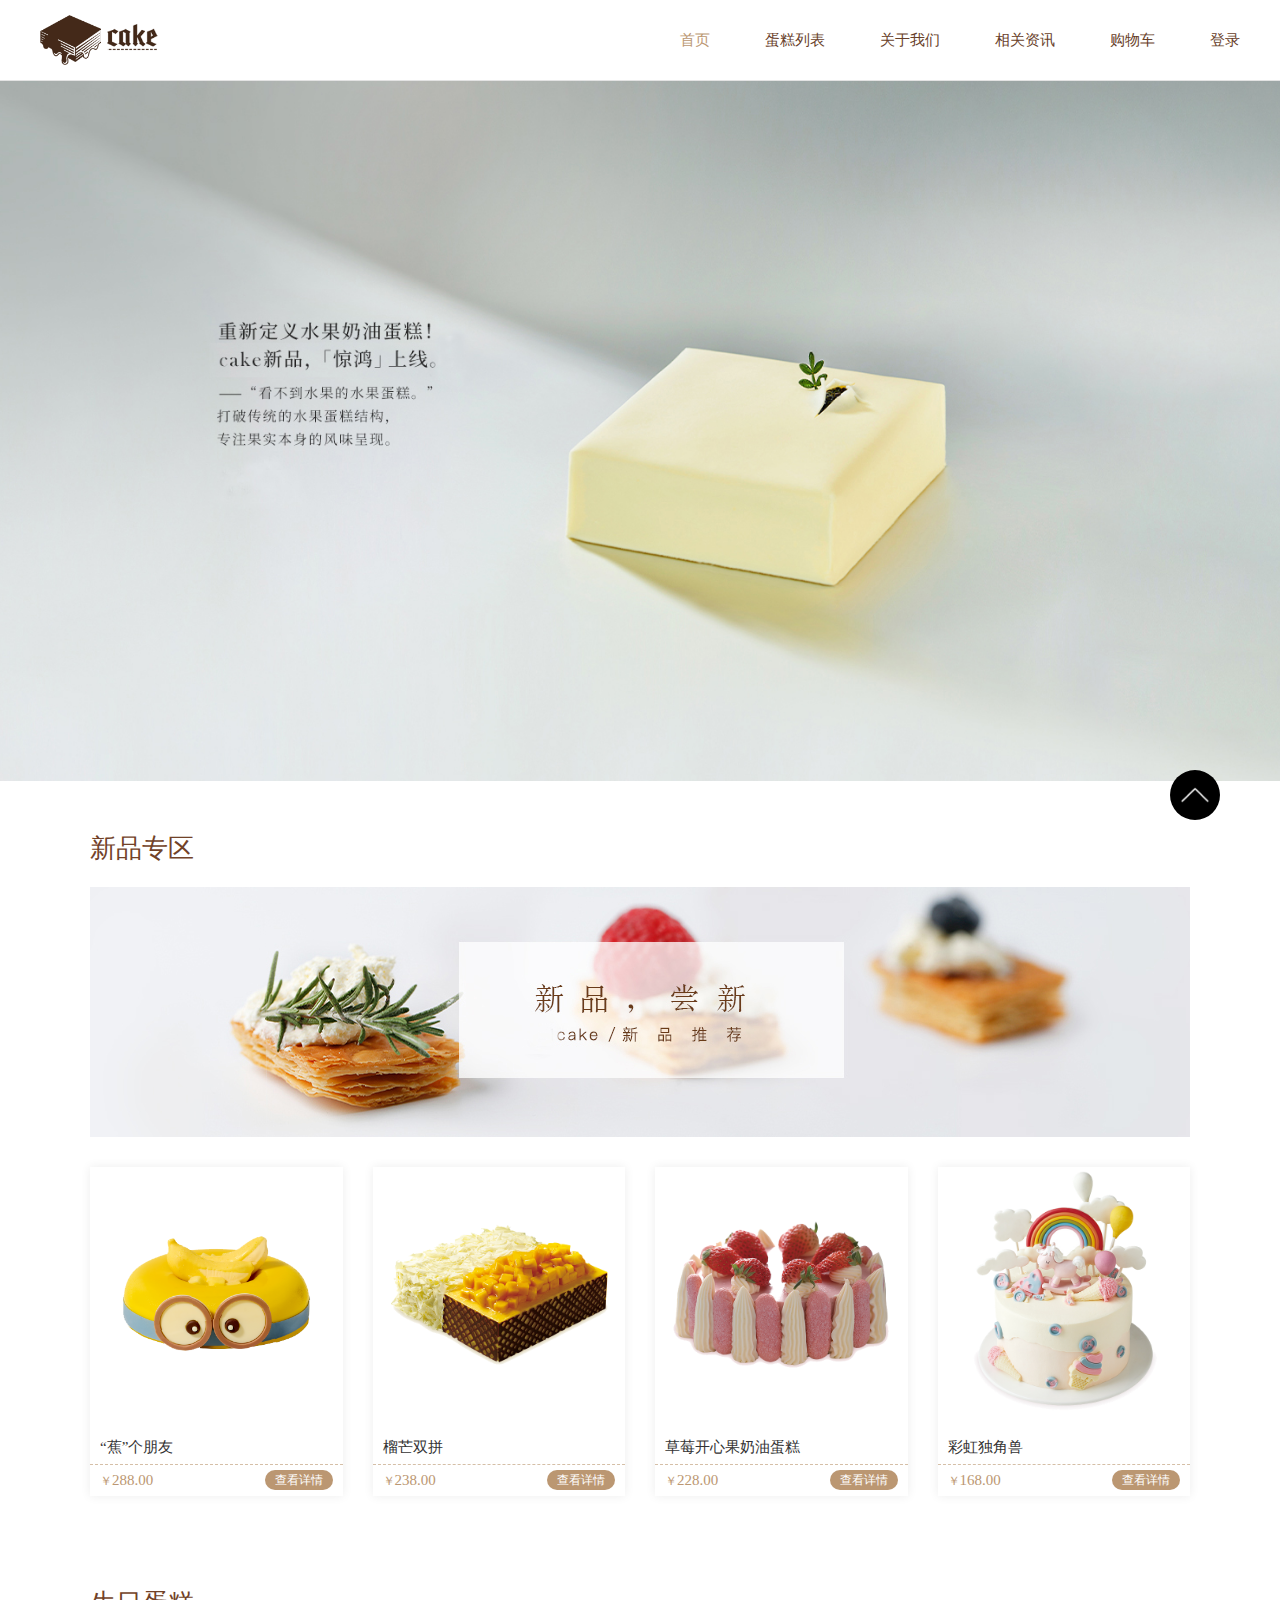
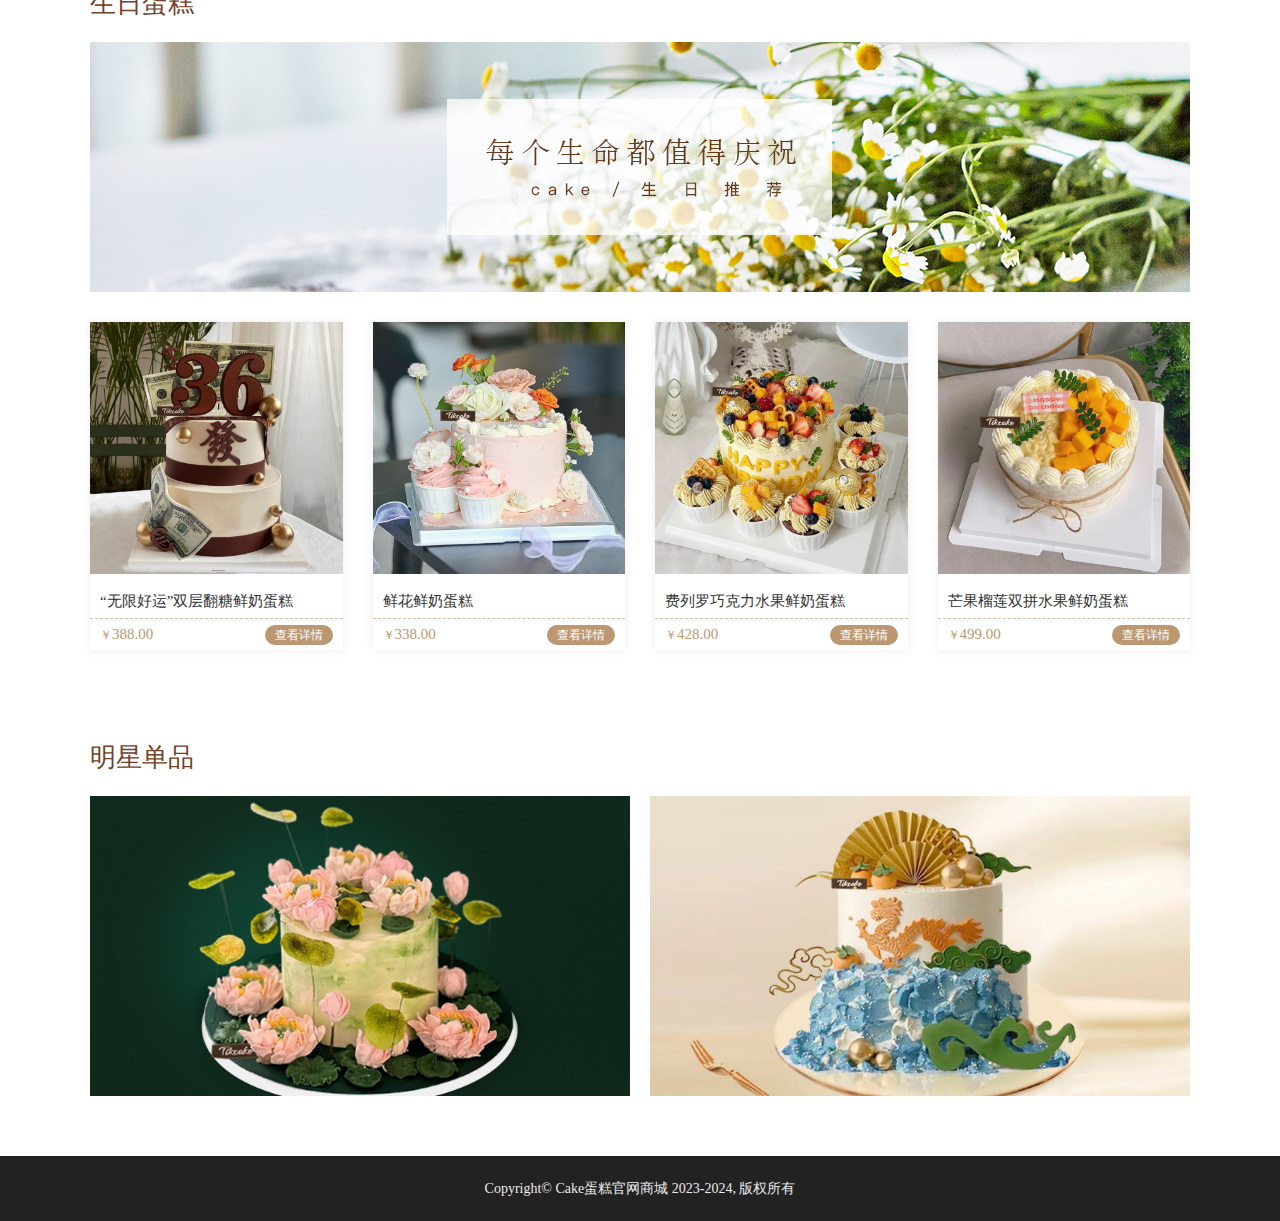
<file: 线上蛋糕店/index.html>
<!DOCTYPE html>
<html lang="zh">
<head>
	<meta charset="UTF-8">
	<meta name="viewport" content="width=device-width, initial-scale=1.0">
	<title></title>
	<link rel="stylesheet" href="./css/style.css">
</head>
<body>
	<div class="wrapper">
		<div class="header">
			<div class="w">
				<div class="logo">
					<a href="index.html">
						<img src="./images/logo.png" class="logo_img">
					</a>
				</div>
				<ul class="nav">
					<li class="active"><a href="index.html">首页</a></li>
					<li><a href="dangao_list.html">蛋糕列表</a></li>
					<li><a href="aboutus.html">关于我们</a></li>
					<li><a href="news.html">相关资讯</a></li>
					<li><a href="cart.html">购物车</a></li>
					<li><a href="login.html">登录</a></li>
				</ul>
			</div>
		</div>
		<div class="banner">
			<img src="./images/banner_01.jpg" class="on">
			<img src="./images/banner_02.jpg" class="">
			<img src="./images/banner_03.png" class="">
		</div>

		<div class="content">
			<div class="content_box ww">
				<div class="content_tit">新品专区</div>
				<div class="content_img">
					<img src="./images/xinpin.jpg" alt="">
				</div>
				<div class="pro_list">
					<a class="pro_1" href="">
						<div class="pro_img"><img src="./images/pro1.png" alt=""></div>
						<div class="pro_t">“蕉”个朋友</div>
						<div class="pro_b">
							<div class="pro_price"><small>￥</small>288.00</div>
							<span>查看详情</span>
						</div>
					</a>
					<a class="pro_1" href="">
						<div class="pro_img"><img src="./images/pro2.png" alt=""></div>
						<div class="pro_t">榴芒双拼</div>
						<div class="pro_b">
							<div class="pro_price"><small>￥</small>238.00</div>
							<span>查看详情</span>
						</div>
					</a>
					<a class="pro_1" href="">
						<div class="pro_img"><img src="./images/pro3.png" alt=""></div>
						<div class="pro_t">草莓开心果奶油蛋糕</div>
						<div class="pro_b">
							<div class="pro_price"><small>￥</small>228.00</div>
							<span>查看详情</span>
						</div>
					</a>
					<a class="pro_1" href="">
						<div class="pro_img"><img src="./images/pro4.png" alt=""></div>
						<div class="pro_t">彩虹独角兽</div>
						<div class="pro_b">
							<div class="pro_price"><small>￥</small>168.00</div>
							<span>查看详情</span>
						</div>
					</a>
				</div>
			</div>
			
			
			<div class="content_box ww">
				<div class="content_tit">生日蛋糕</div>
				<div class="content_img">
					<img src="./images/shengri.jpg" alt="">
				</div>
				<div class="pro_list">
					<a class="pro_1" href="">
						<div class="pro_img"><img src="./images/pro5.jpg" alt=""></div>
						<div class="pro_t">“无限好运”双层翻糖鲜奶蛋糕</div>
						<div class="pro_b">
							<div class="pro_price"><small>￥</small>388.00</div>
							<span>查看详情</span>
						</div>
					</a>
					<a class="pro_1" href="">
						<div class="pro_img"><img src="./images/pro6.jpg" alt=""></div>
						<div class="pro_t">鲜花鲜奶蛋糕</div>
						<div class="pro_b">
							<div class="pro_price"><small>￥</small>338.00</div>
							<span>查看详情</span>
						</div>
					</a>
					<a class="pro_1" href="">
						<div class="pro_img"><img src="./images/pro7.jpg" alt=""></div>
						<div class="pro_t">费列罗巧克力水果鲜奶蛋糕</div>
						<div class="pro_b">
							<div class="pro_price"><small>￥</small>428.00</div>
							<span>查看详情</span>
						</div>
					</a>
					<a class="pro_1" href="">
						<div class="pro_img"><img src="./images/pro8.jpg" alt=""></div>
						<div class="pro_t">芒果榴莲双拼水果鲜奶蛋糕</div>
						<div class="pro_b">
							<div class="pro_price"><small>￥</small>499.00</div>
							<span>查看详情</span>
						</div>
					</a>
				</div>
			</div>
			
			<div class="content_box ww">
				<div class="content_tit">明星单品</div>
				
				<div class="mx_list">
					<div class="mx_a">
						<a href="">
							<img src="./images/mx_1.jpg" alt="">
						</a>
					</div>
					<div class="mx_a">
						<a href="">
							<img src="./images/mx_2.jpg" alt="">
						</a>
					</div>
				</div>
			</div>
				
				
		</div>
	</div>
	
	<div class="footer">
		Copyright© Cake蛋糕官网商城 2023-2024, 版权所有
	</div>
	
	
	<div class="fixed_up">
		<img src="./images/up.png" alt="">
	</div> 
	<script src="./js/top.js"></script>
	<script src="./js/lunbo.js"></script>
</body>
</html>
</file>
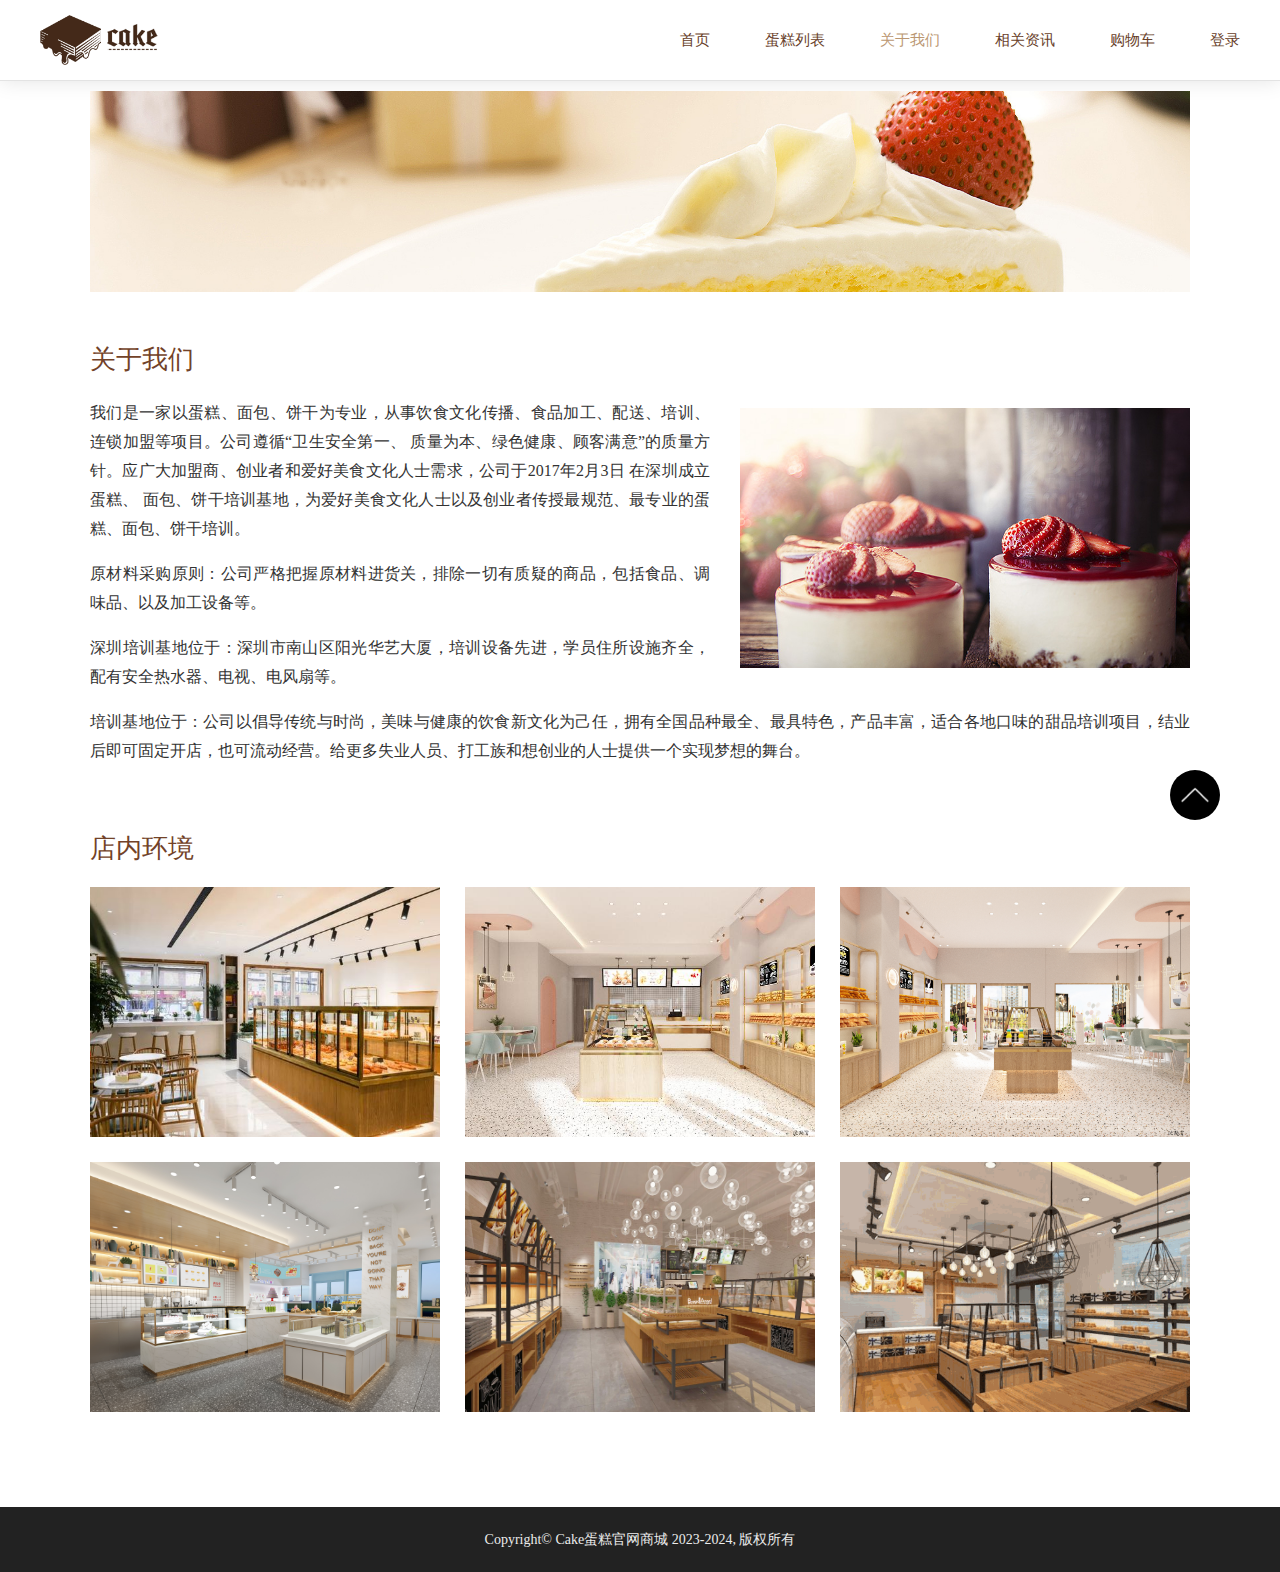
<file: 线上蛋糕店/aboutus.html>
<!DOCTYPE html>
<html lang="zh">
<head>
	<meta charset="UTF-8">
	<meta name="viewport" content="width=device-width, initial-scale=1.0">
	<title></title>
	<link rel="stylesheet" href="./css/style.css">
</head>
<body>
	<div class="wrapper">
		<div class="header">
			<div class="w">
				<div class="logo">
					<a href="index.html">
						<img src="./images/logo.png" class="logo_img">
					</a>
				</div>
				<ul class="nav">
					<li><a href="index.html">首页</a></li>
					<li><a href="dangao_list.html">蛋糕列表</a></li>
					<li class="active"><a href="aboutus.html">关于我们</a></li>
					<li><a href="news.html">相关资讯</a></li>
					<li><a href="cart.html">购物车</a></li>
					<li><a href="login.html">登录</a></li>
				</ul>
			</div>
		</div>
	
		<div class="mbanner">
			<div class="ww">
				<img src="./images/mbanner.jpg">
			</div>
		</div>
		
		<div class="content">
			<div class="content_box ww">
				<div class="content_tit">关于我们</div>
				<div class="guanyu">
					<img src="./images/guanyu.jpg" class="guanyuimg" >
					<p>我们是一家以蛋糕、面包、饼干为专业，从事饮食文化传播、食品加工、配送、培训、连锁加盟等项目。公司遵循“卫生安全第一、 质量为本、绿色健康、顾客满意”的质量方针。应广大加盟商、创业者和爱好美食文化人士需求，公司于2017年2月3日 在深圳成立蛋糕、 面包、饼干培训基地，为爱好美食文化人士以及创业者传授最规范、最专业的蛋糕、面包、饼干培训。</p>
					<p>原材料采购原则：公司严格把握原材料进货关，排除一切有质疑的商品，包括食品、调味品、以及加工设备等。</p>
					<p>深圳培训基地位于：深圳市南山区阳光华艺大厦，培训设备先进，学员住所设施齐全，配有安全热水器、电视、电风扇等。</p>
					<p>培训基地位于：公司以倡导传统与时尚，美味与健康的饮食新文化为己任，拥有全国品种最全、最具特色，产品丰富，适合各地口味的甜品培训项目，结业后即可固定开店，也可流动经营。给更多失业人员、打工族和想创业的人士提供一个实现梦想的舞台。</p>
				<div>
			</div>
			<div class="content_box ww">
				<div class="content_tit">店内环境</div>
				<div class="huanjing">
					<img src="./images/d1.jpeg" alt="">
					<img src="./images/d2.jpeg" alt="">
					<img src="./images/d3.jpg" alt="">
					<img src="./images/d4.jpg" alt="">
					<img src="./images/d5.jpg" alt="">
					<img src="./images/d6.png" alt="">
				</div>
			</div>
		</div>
	
	</div>
	
	<div class="footer">
		Copyright© Cake蛋糕官网商城 2023-2024, 版权所有
	</div>
		
	<div class="fixed_up">
		<img src="./images/up.png" alt="">
	</div> 
	<script src="./js/top.js"></script>
</body>
</html>
</file>
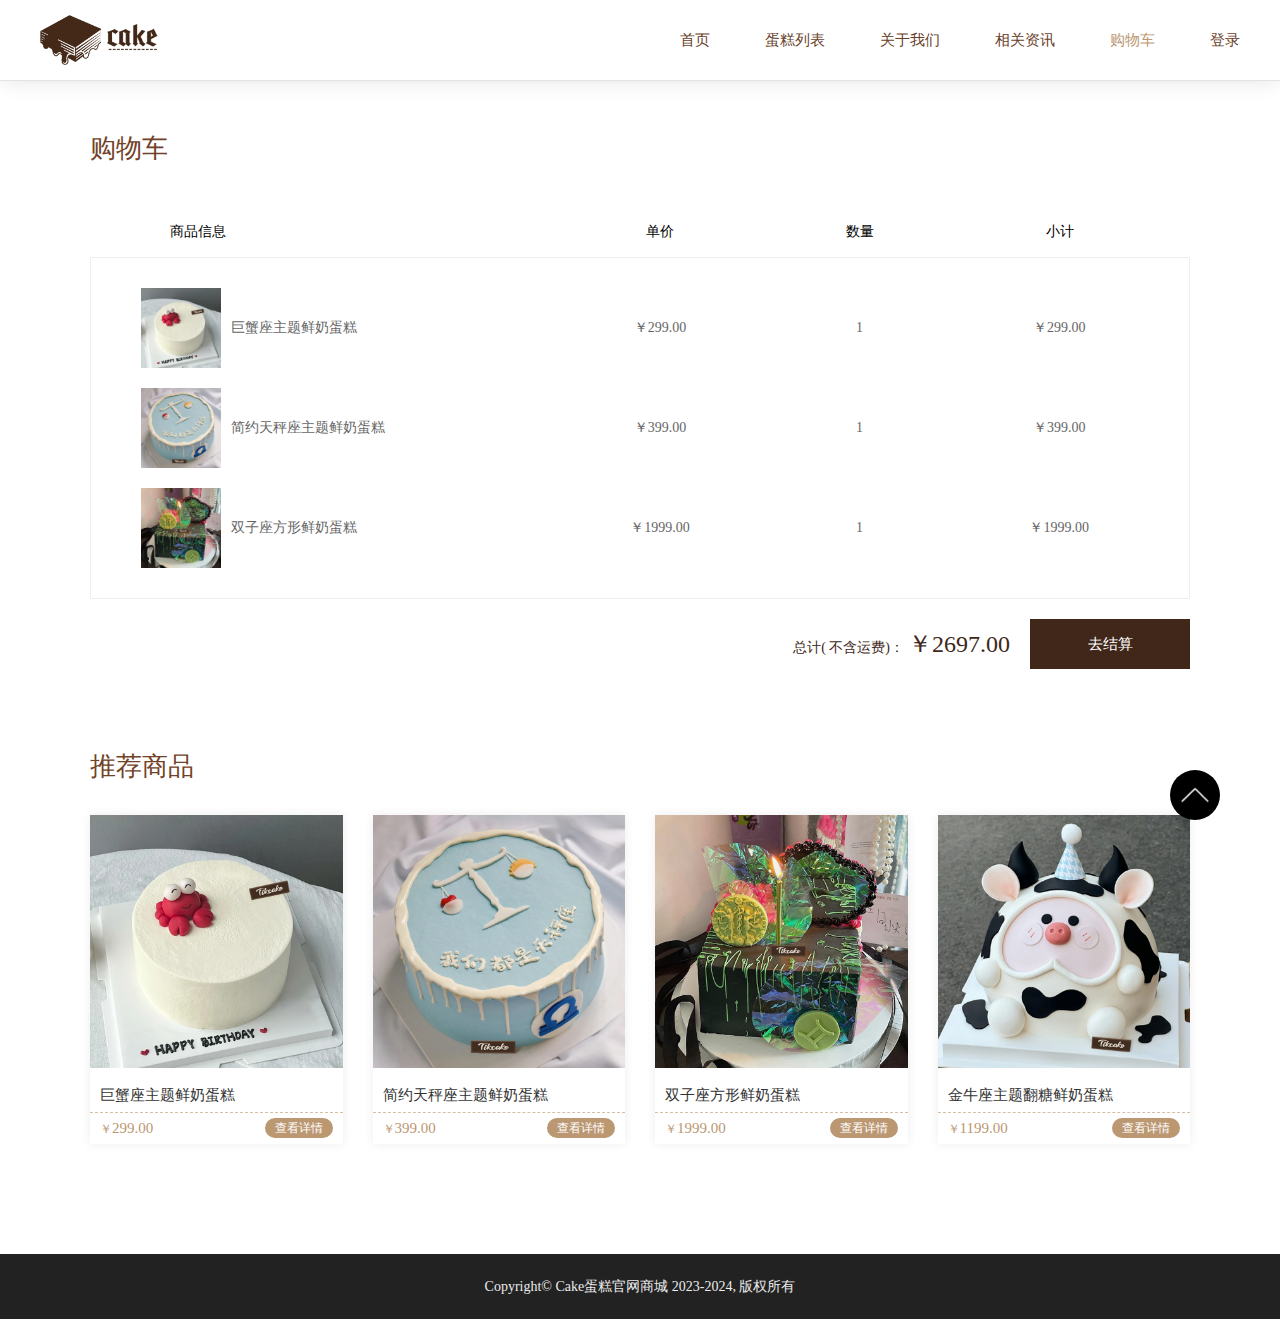
<file: 线上蛋糕店/cart.html>
<!DOCTYPE html>
<html lang="zh">
<head>
	<meta charset="UTF-8">
	<meta name="viewport" content="width=device-width, initial-scale=1.0">
	<title></title>
	<link rel="stylesheet" href="./css/style.css">
</head>
<body>
	<div class="wrapper">
		<div class="header">
			<div class="w">
				<div class="logo">
					<a href="index.html">
						<img src="./images/logo.png" class="logo_img">
					</a>
				</div>
				<ul class="nav">
					<li><a href="index.html">首页</a></li>
					<li><a href="dangao_list.html">蛋糕列表</a></li>
					<li><a href="aboutus.html">关于我们</a></li>
					<li><a href="news.html">相关资讯</a></li>
					<li class="active"><a href="cart.html">购物车</a></li>
					<li><a href="login.html">登录</a></li>
				</ul>
			</div>
		</div>
		
		<div class="content">
			<div class="content_box ww">
				<div class="content_tit">购物车</div>
				
				<div class="cart_box">
					<div class="cart_title">
						<div class="cart_goods_name">商品信息</div>
						<div class="cart_goods_price">单价</div>
						<div class="cart_goods_num">数量</div>
						<div class="cart_goods_xiaoji">小计</div>
					</div>
					<div class="cart_goods">
						<div class="cart_goods_1">
							<div class="cart_goods_name">
								<img src="./images/1.jpg" alt="">
								<span>巨蟹座主题鲜奶蛋糕</span>
							</div>
							<div class="cart_goods_price">￥299.00</div>
							<div class="cart_goods_num">1</div>
							<div class="cart_goods_xiaoji">￥299.00</div>
						</div>
						<div class="cart_goods_1">
							<div class="cart_goods_name">
								<img src="./images/2.jpg" alt="">
								<span>简约天秤座主题鲜奶蛋糕</span>
							</div>
							<div class="cart_goods_price">￥399.00</div>
							<div class="cart_goods_num">1</div>
							<div class="cart_goods_xiaoji">￥399.00</div>
						</div>
						<div class="cart_goods_1">
							<div class="cart_goods_name">
								<img src="./images/3.jpg" alt="">
								<span>双子座方形鲜奶蛋糕</span>
							</div>
							<div class="cart_goods_price">￥1999.00</div>
							<div class="cart_goods_num">1</div>
							<div class="cart_goods_xiaoji">￥1999.00</div>
						</div>
					</div>
					<div class="cart_total">
						<div class="cart_total_text">
							<span>总计( 不含运费)：</span>
							<span class="cart_total_val">￥2697.00</span>
						</div>
						<button>去结算</button>
					</div>
				</div>
			</div>
			
			
			
			<div class="content_box ww">
				<div class="content_tit">推荐商品</div>
				<div class="pro_list dangao_pro_list ww">
					<a class="pro_1" href="dangao_detail.html">
						<div class="pro_img"><img src="./images/1.jpg" alt=""></div>
						<div class="pro_t">巨蟹座主题鲜奶蛋糕</div>
						<div class="pro_b">
							<div class="pro_price"><small>￥</small>299.00</div>
							<span>查看详情</span>
						</div>
					</a>
					<a class="pro_1" href="">
						<div class="pro_img"><img src="./images/2.jpg" alt=""></div>
						<div class="pro_t">简约天秤座主题鲜奶蛋糕</div>
						<div class="pro_b">
							<div class="pro_price"><small>￥</small>399.00</div>
							<span>查看详情</span>
						</div>
					</a>
					<a class="pro_1" href="">
						<div class="pro_img"><img src="./images/3.jpg" alt=""></div>
						<div class="pro_t">双子座方形鲜奶蛋糕</div>
						<div class="pro_b">
							<div class="pro_price"><small>￥</small>1999.00</div>
							<span>查看详情</span>
						</div>
					</a>
					<a class="pro_1" href="">
						<div class="pro_img"><img src="./images/4.jpg" alt=""></div>
						<div class="pro_t">金牛座主题翻糖鲜奶蛋糕</div>
						<div class="pro_b">
							<div class="pro_price"><small>￥</small>1199.00</div>
							<span>查看详情</span>
						</div>
					</a>
				</div>
			</div>
		</div>
		
	</div>
	
	<div class="footer">
		Copyright© Cake蛋糕官网商城 2023-2024, 版权所有
	</div>
		
	<div class="fixed_up">
		<img src="./images/up.png" alt="">
	</div> 
	<script src="./js/top.js"></script>
		
</body>
</html>
</file>
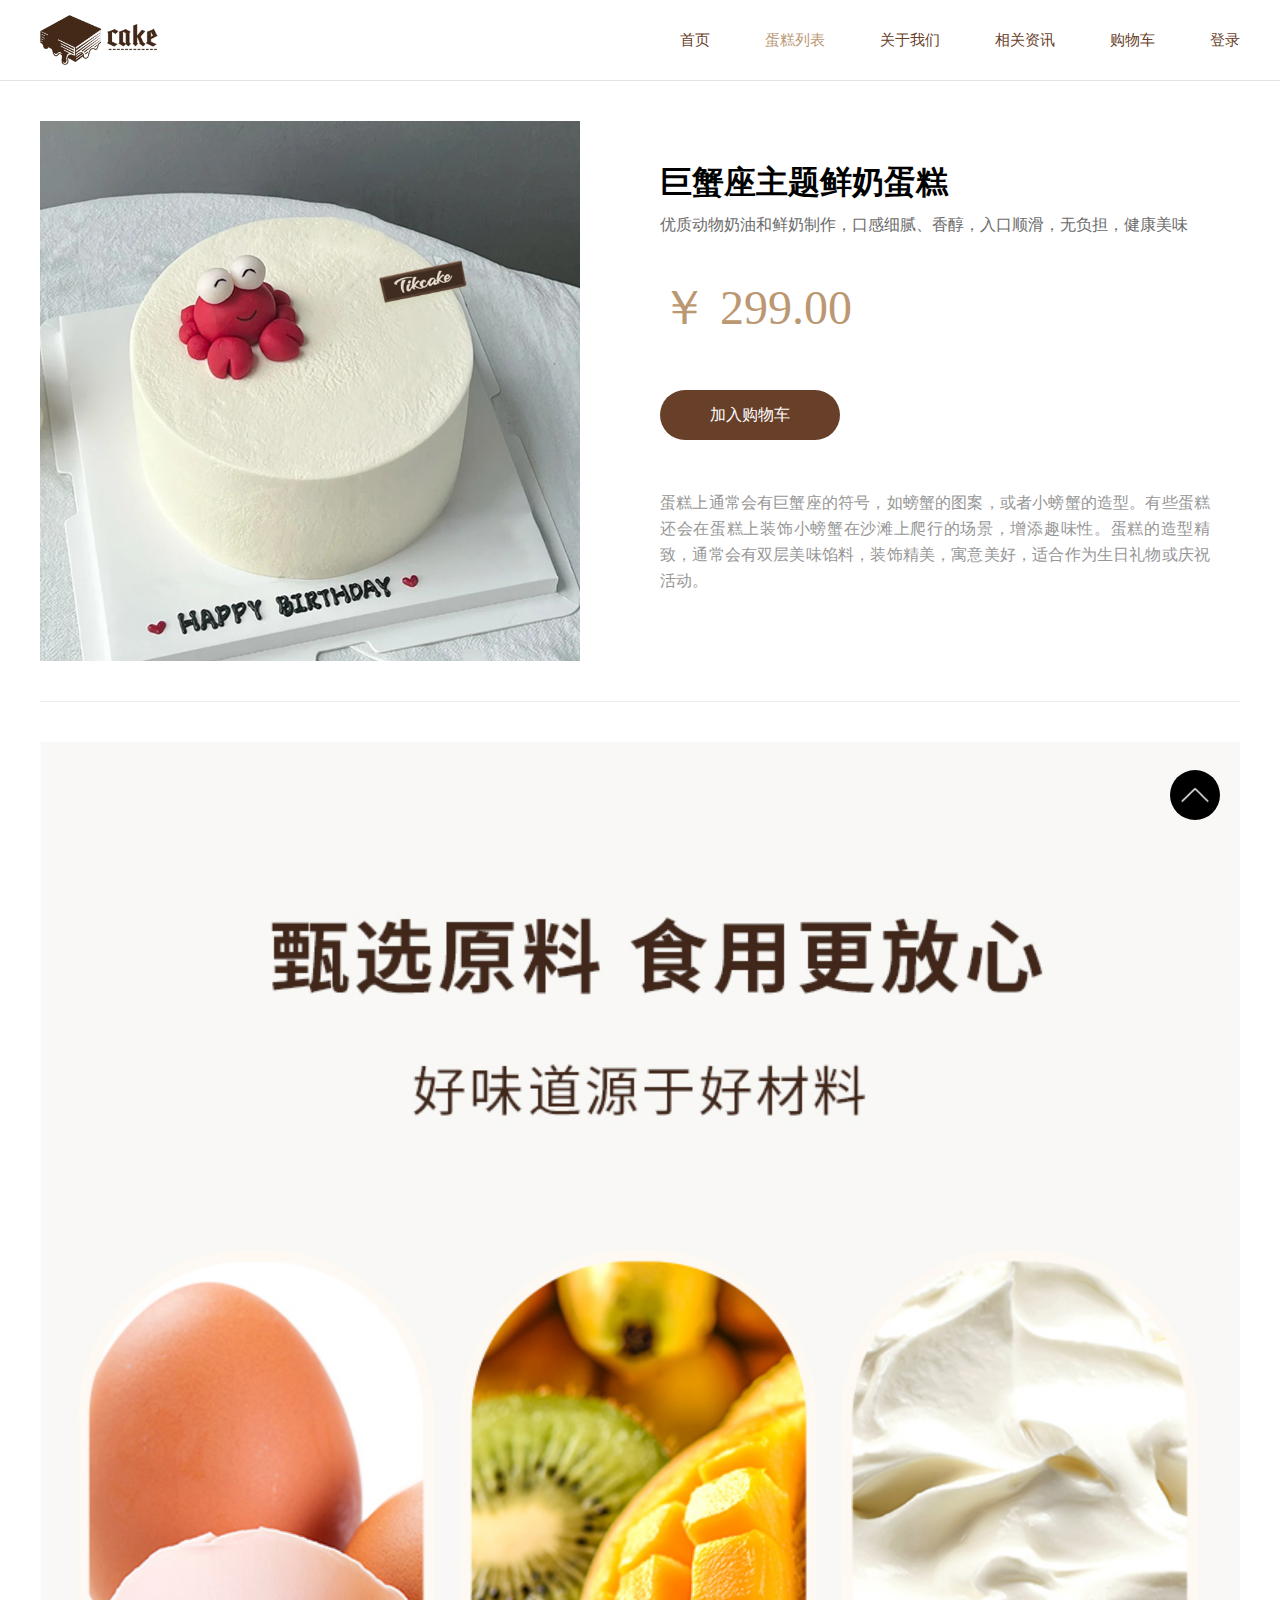
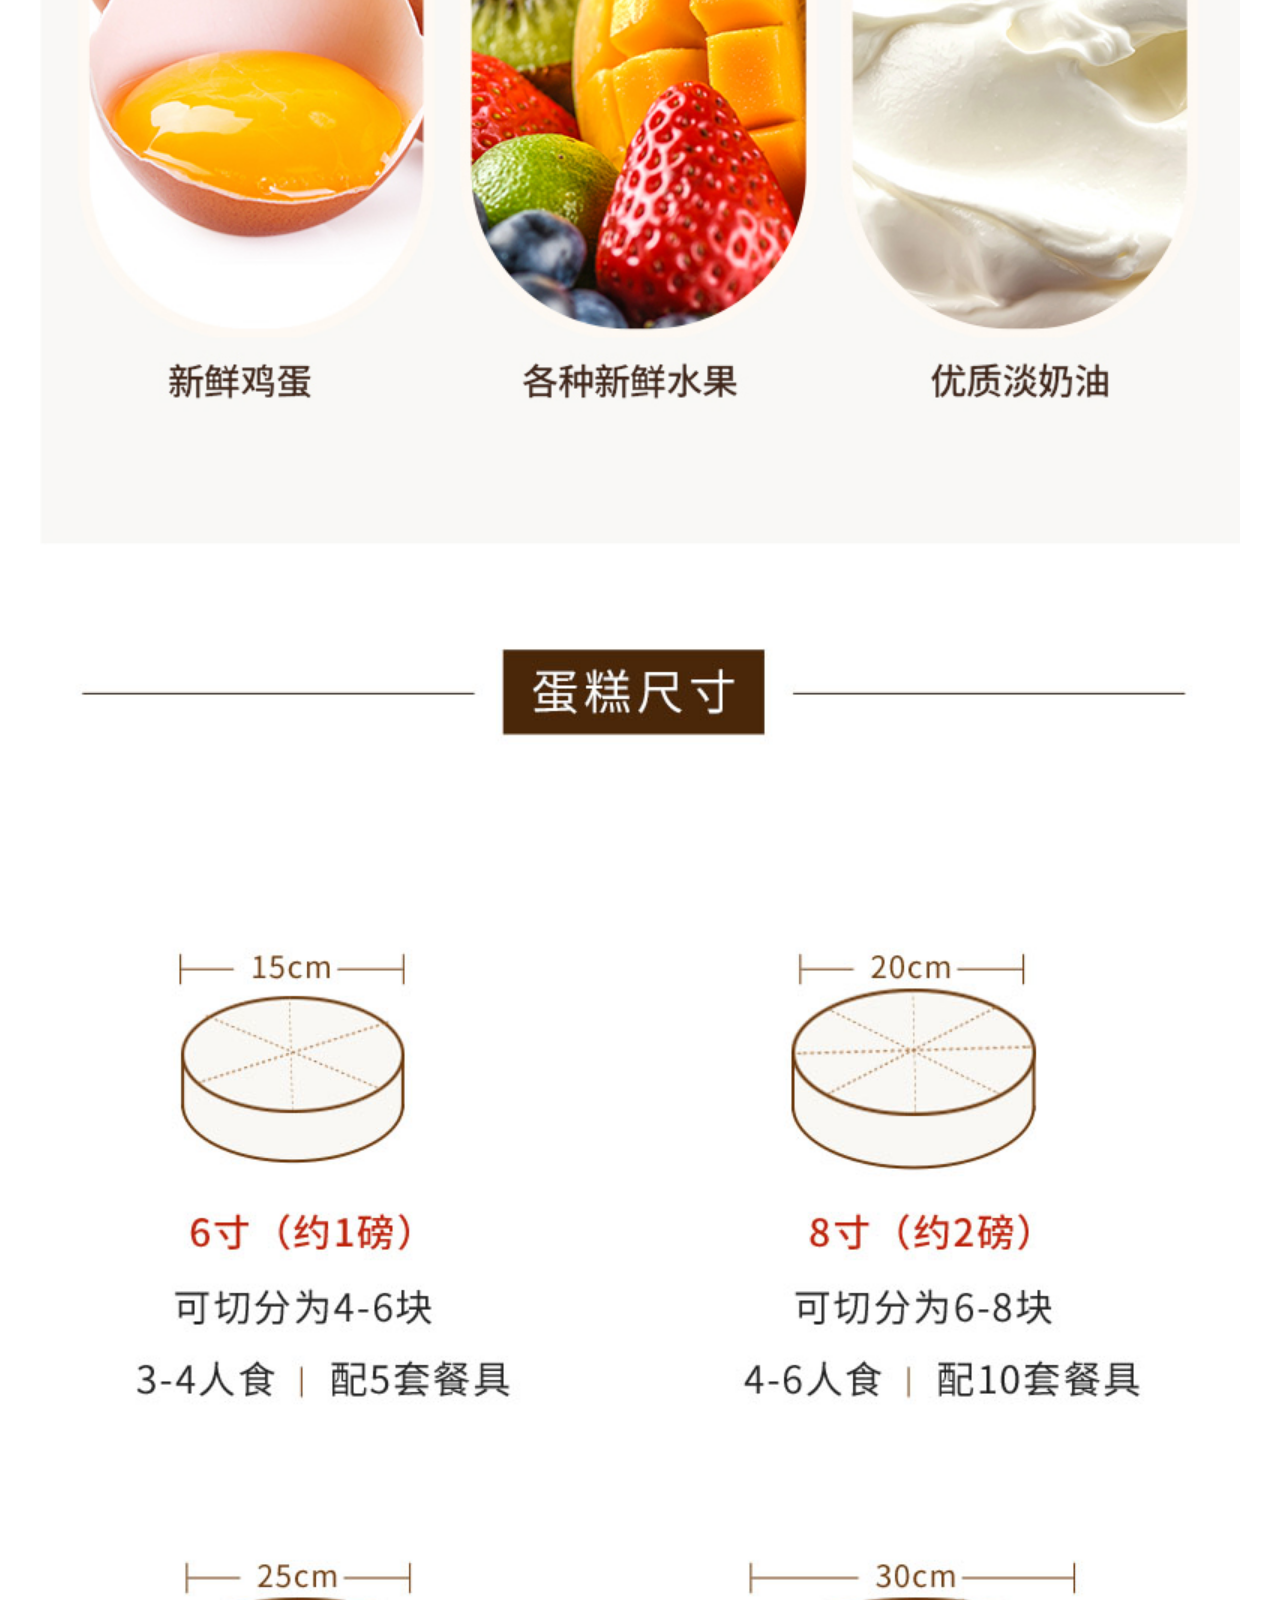
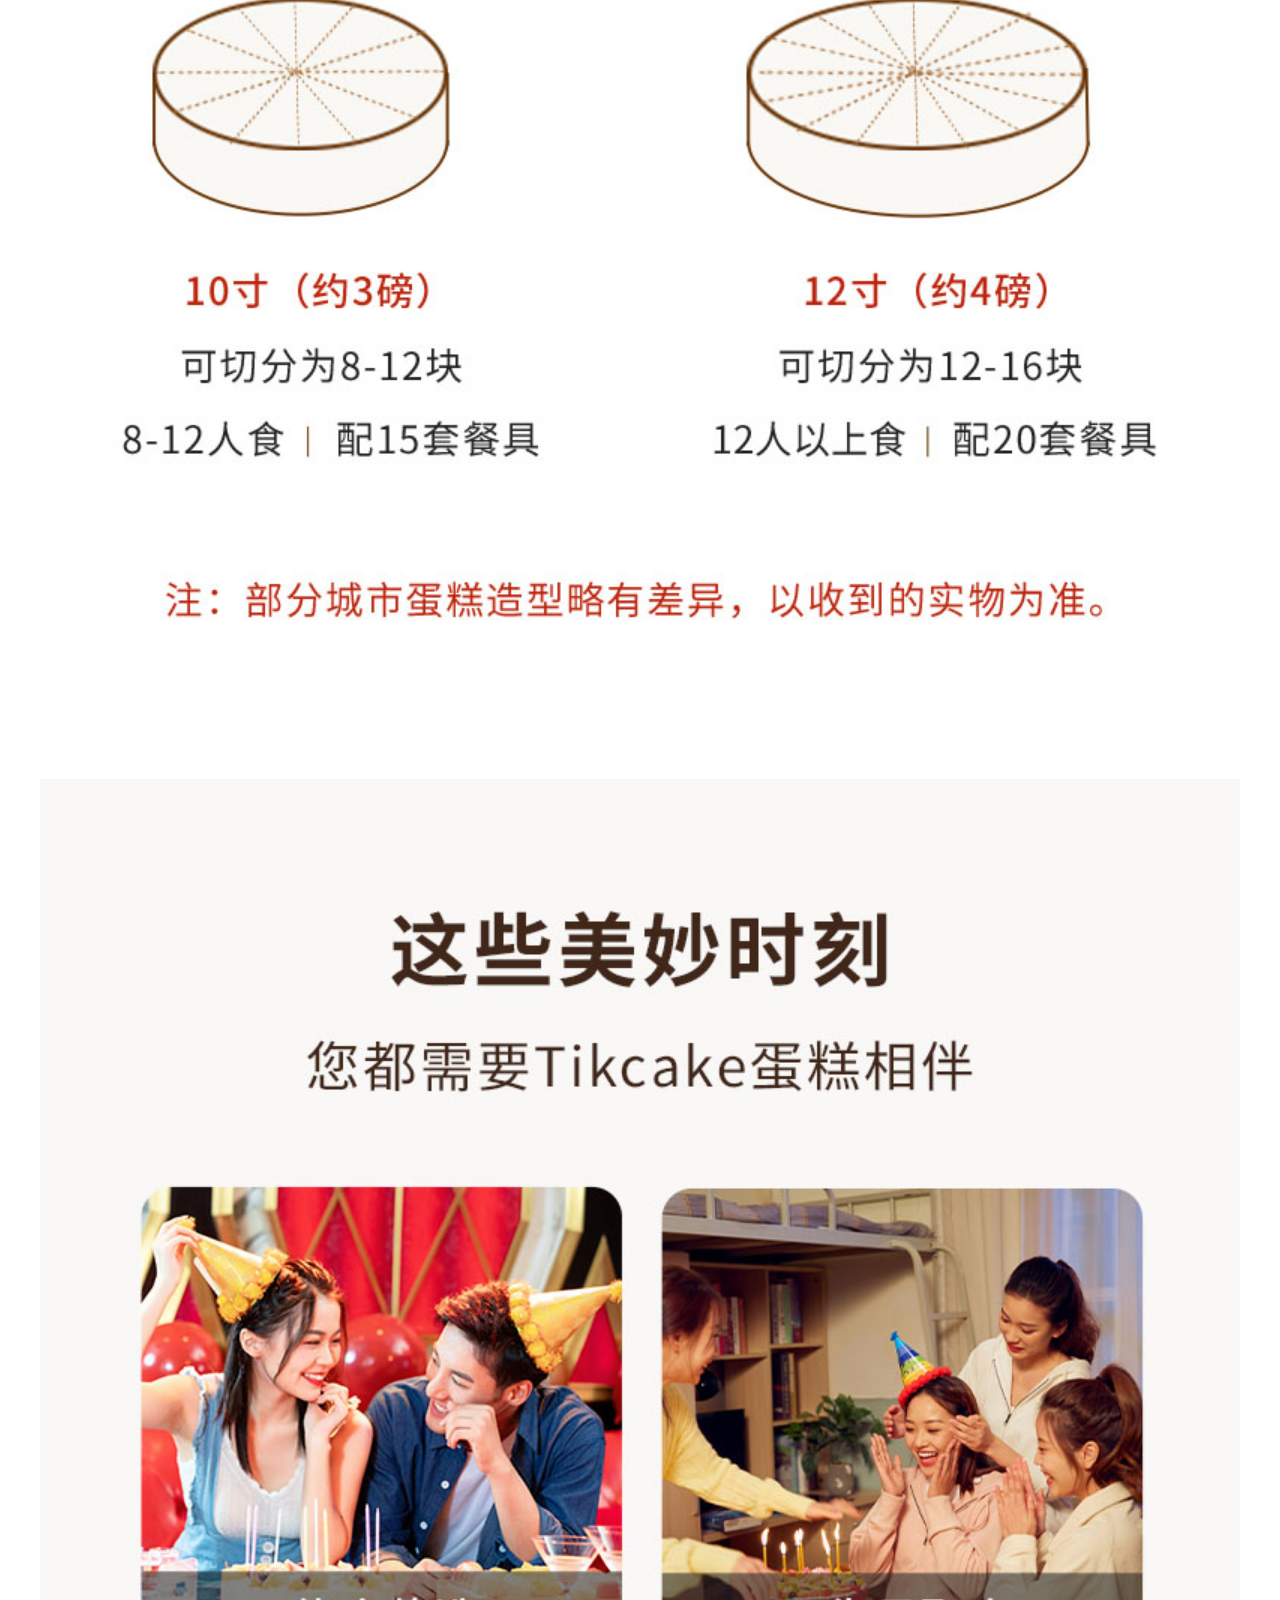
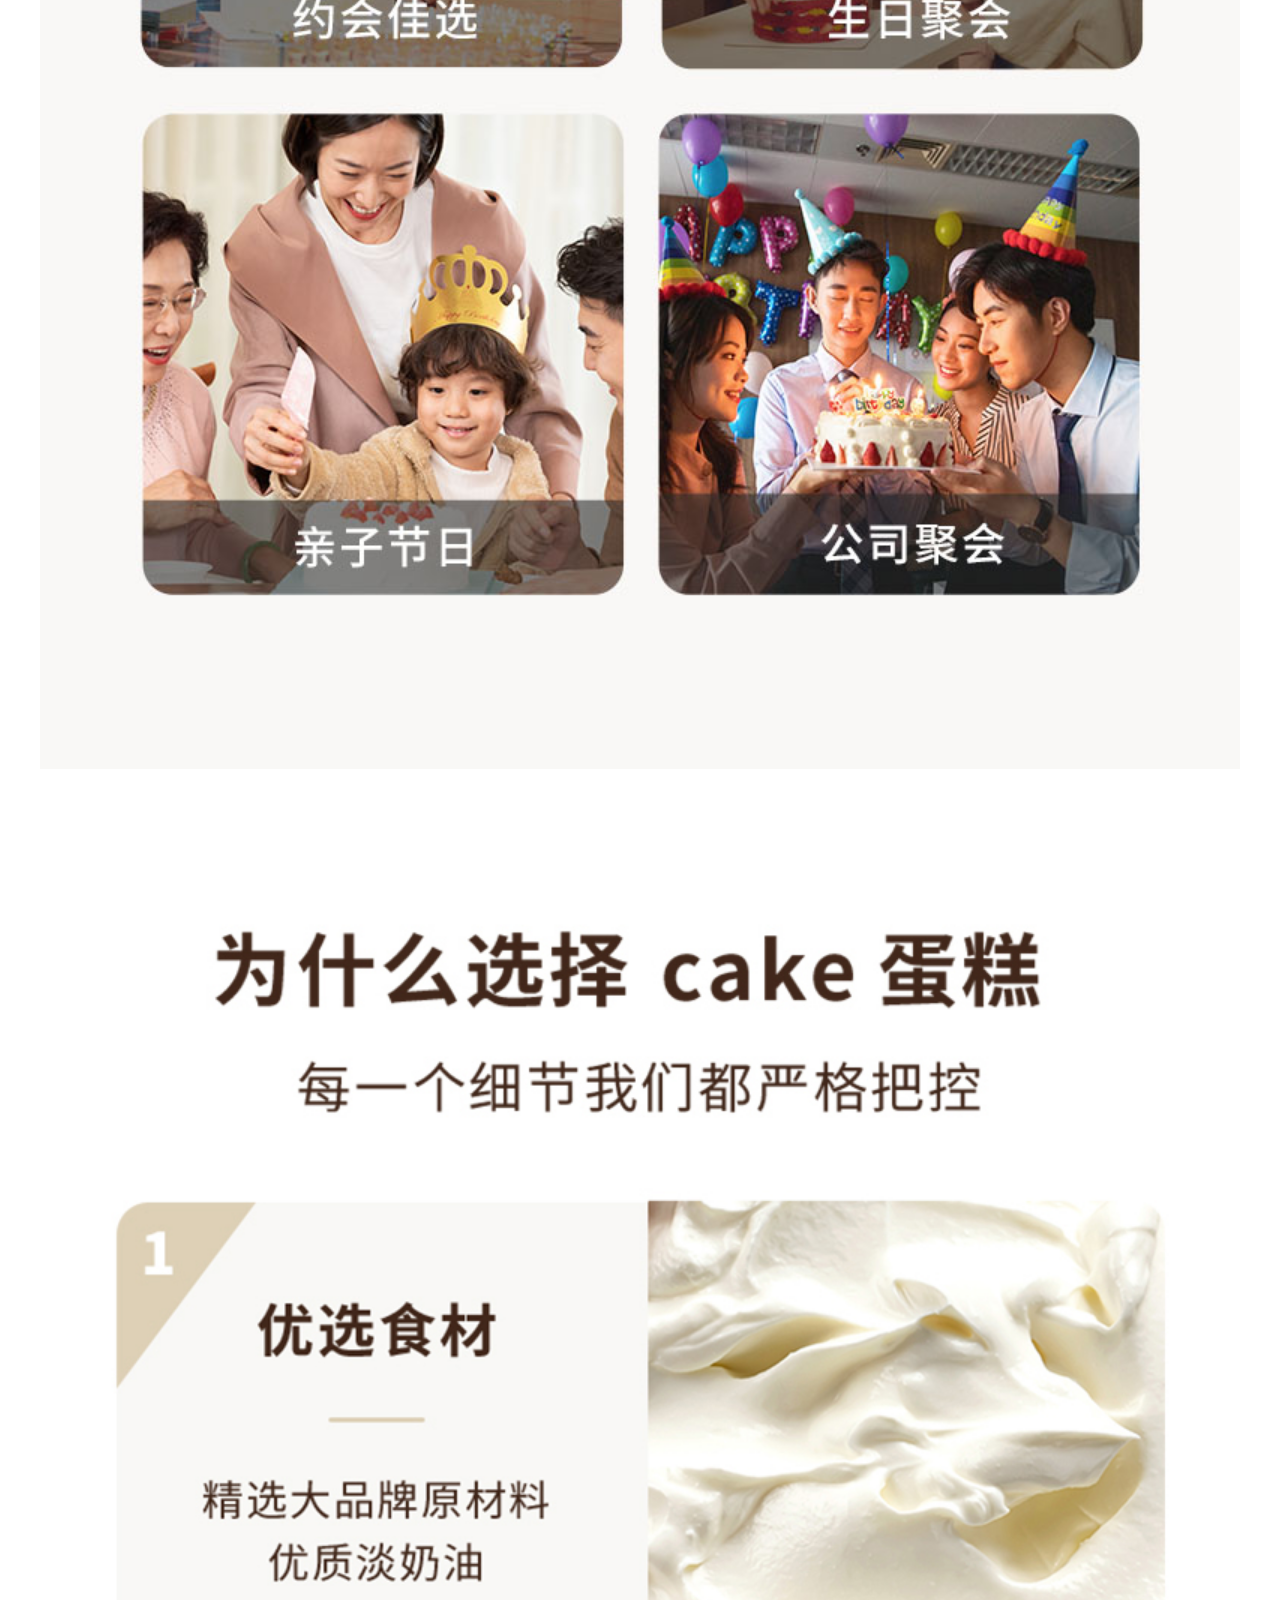
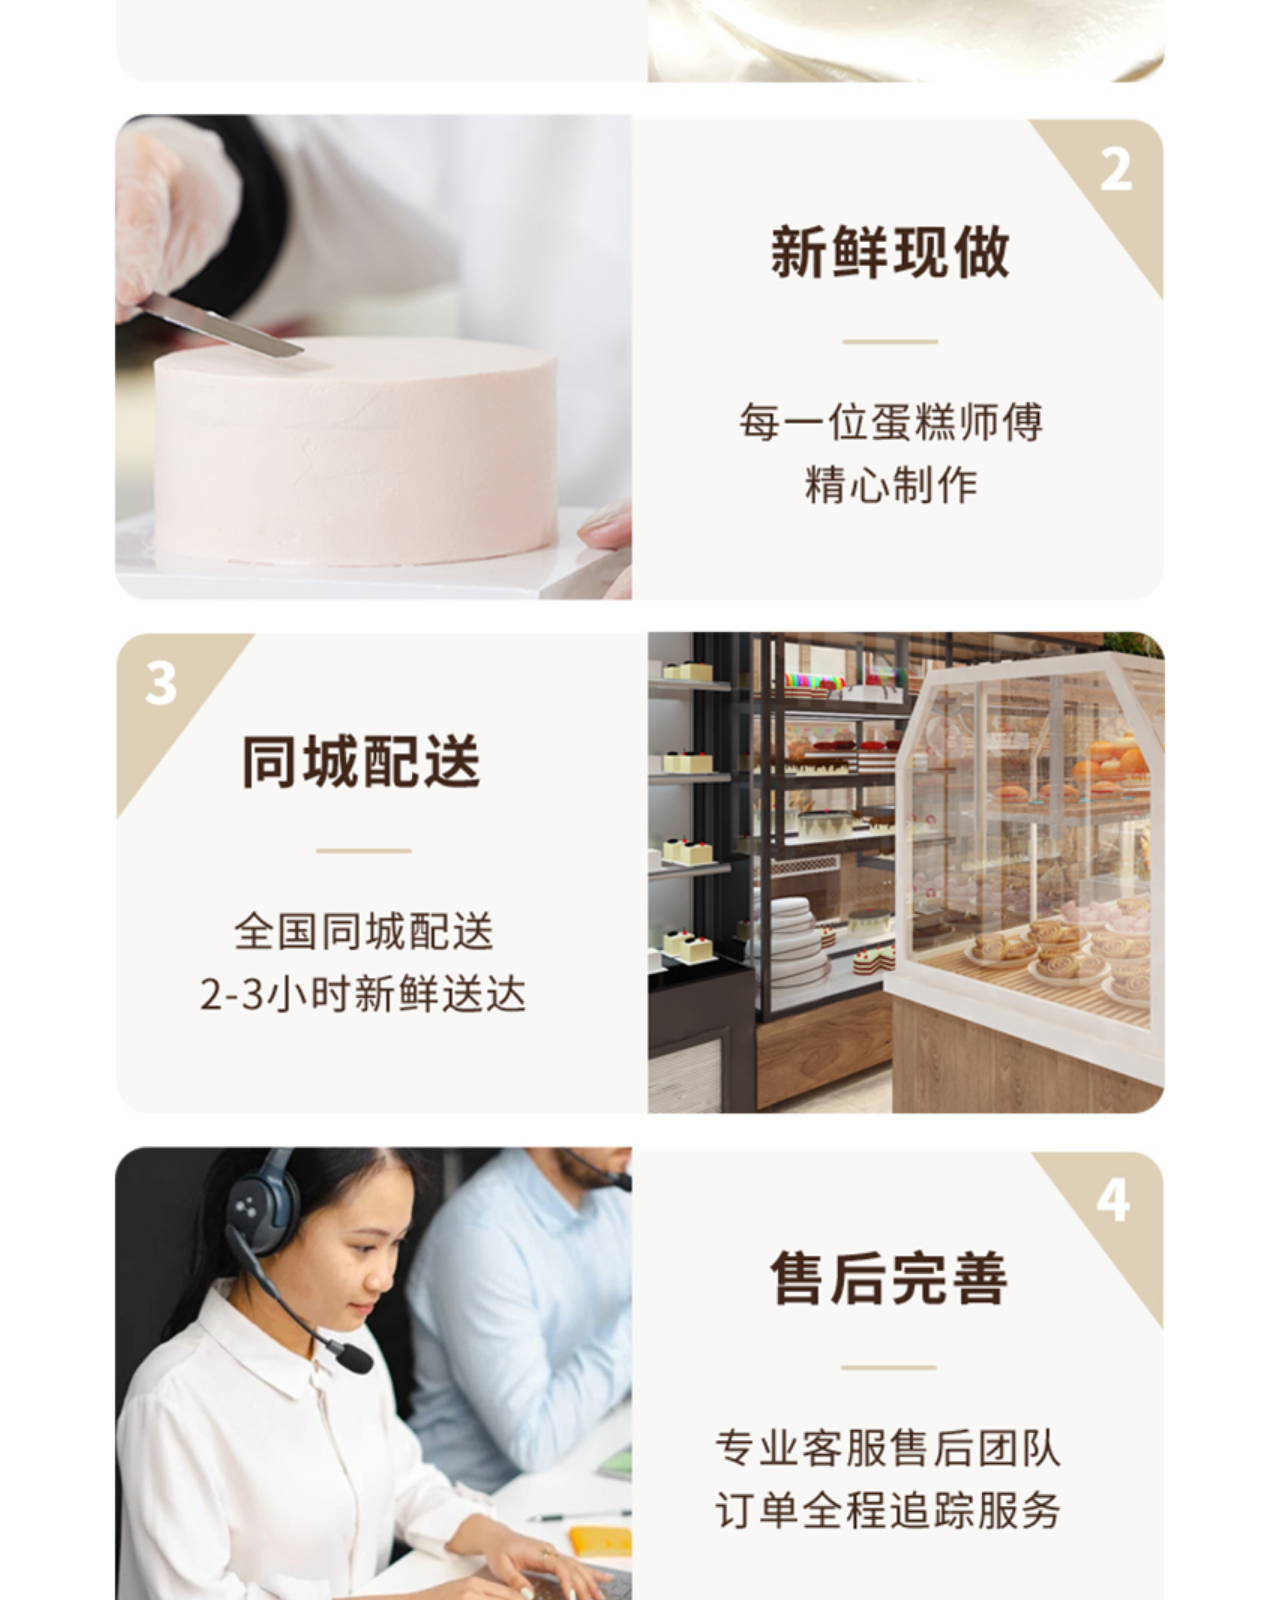
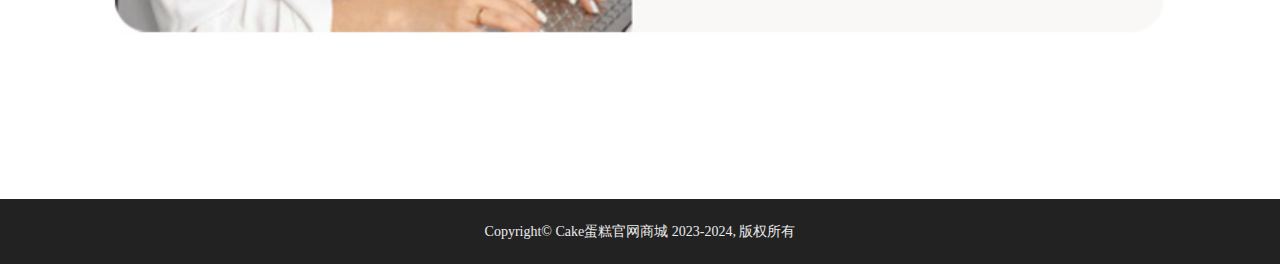
<file: 线上蛋糕店/dangao_detail.html>
<!DOCTYPE html>
<html lang="zh">
<head>
	<meta charset="UTF-8">
	<meta name="viewport" content="width=device-width, initial-scale=1.0">
	<title></title>
	<link rel="stylesheet" href="./css/style.css">
</head>
<body>
	<div class="wrapper">
		<div class="header">
			<div class="w">
				<div class="logo">
					<a href="index.html">
						<img src="./images/logo.png" class="logo_img">
					</a>
				</div>
				<ul class="nav">
					<li><a href="index.html">首页</a></li>
					<li class="active"><a href="dangao_list.html">蛋糕列表</a></li>
					<li><a href="aboutus.html">关于我们</a></li>
					<li><a href="news.html">相关资讯</a></li>
					<li><a href="cart.html">购物车</a></li>
					<li><a href="denglu.html">登录</a></li>
				</ul>
			</div>
		</div>
		
		<div class="detail">
			<div class="w">
				<div class="detail_img fl">
					<img src="./images/1.jpg" alt="">
				</div>
				<div class="detail_info fr">
					<h1>巨蟹座主题鲜奶蛋糕</h1>
					<div class="desc">优质动物奶油和鲜奶制作，口感细腻、香醇，入口顺滑，无负担，健康美味</div>
					<div class="price">￥ 299.00</div>
					<div class="btns">
						<a href="cart.html">加入购物车</a>
					</div>
					<div class="desc1">
						蛋糕上通常会有巨蟹座的符号，如螃蟹的图案，或者小螃蟹的造型。有些蛋糕还会在蛋糕上装饰小螃蟹在沙滩上爬行的场景，增添趣味性‌。蛋糕的造型精致，通常会有双层美味馅料，装饰精美，寓意美好，适合作为生日礼物或庆祝活动‌。
					</div>
				</div>
				<div class="cl"></div>
				
				
				<div class="detail_jj">
					<img src="./images/goods_desc_01.jpg" width="100%" alt="">
					<img src="./images/goods_desc_02.jpg" width="100%" alt="">
					<img src="./images/goods_desc_03.jpg" width="100%" alt="">
					<img src="./images/goods_desc_04.jpg" width="100%" alt="">
					<img src="./images/goods_desc_05.jpg" width="100%" alt="">
					<img src="./images/goods_desc_06.jpg" width="100%" alt="">
					<img src="./images/goods_desc_07.jpg" width="100%" alt="">
					<img src="./images/goods_desc_08.jpg" width="100%" alt="">
				</div>
			</div>
		</div>
		
		
	</div>
	
	<div class="footer">
		Copyright© Cake蛋糕官网商城 2023-2024, 版权所有
	</div>
		
	<div class="fixed_up">
		<img src="./images/up.png" alt="">
	</div> 
	<script src="./js/top.js"></script>
		
</body>
</html>
</file>
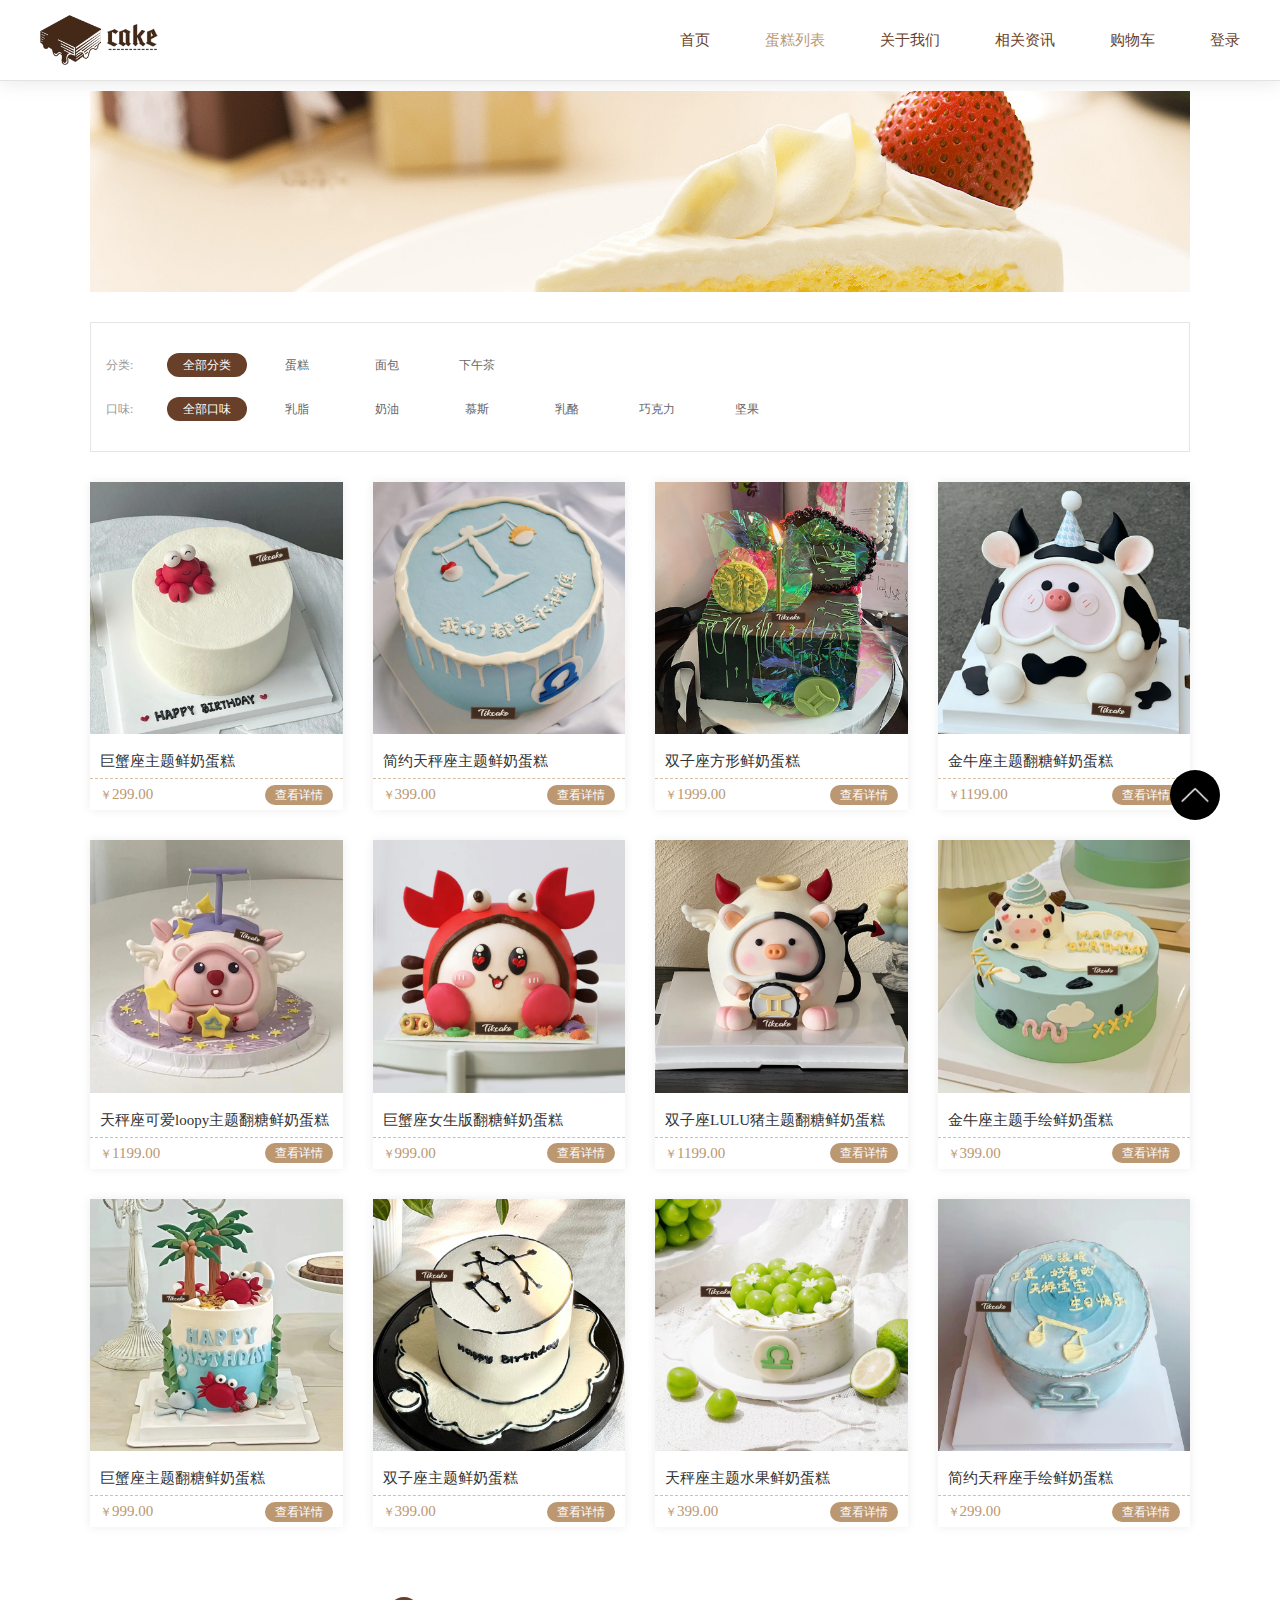
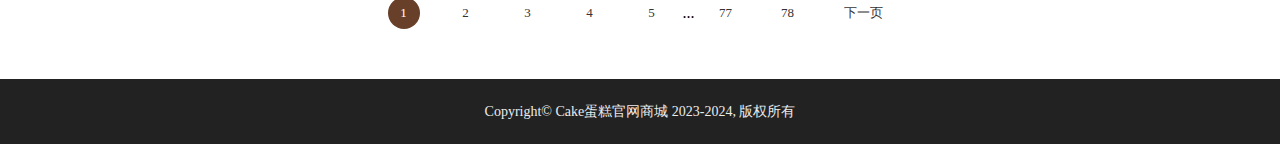
<file: 线上蛋糕店/dangao_list.html>
<!DOCTYPE html>
<html lang="zh">
<head>
	<meta charset="UTF-8">
	<meta name="viewport" content="width=device-width, initial-scale=1.0">
	<title></title>
	<link rel="stylesheet" href="./css/style.css">
</head>
<body>
	<div class="wrapper">
		<div class="header">
			<div class="w">
				<div class="logo">
					<a href="index.html">
						<img src="./images/logo.png" class="logo_img">
					</a>
				</div>
				<ul class="nav">
					<li><a href="index.html">首页</a></li>
					<li class="active"><a href="dangao_list.html">蛋糕列表</a></li>
					<li><a href="aboutus.html">关于我们</a></li>
					<li><a href="news.html">相关资讯</a></li>
					<li><a href="cart.html">购物车</a></li>
					<li><a href="login.html">登录</a></li>
				</ul>
			</div>
		</div>
		<div class="mbanner">
			<div class="ww">
				<img src="./images/mbanner.jpg">
			</div>
		</div>
		
		
		<div class="cate_search">
			<div class="ww">
				<div class="cate_search_item">
					<span>分类:</span>
					<ul>
						<li class="on"><a href="">全部分类</a></li>
						<li><a href="">蛋糕</a></li>
						<li><a href="">面包</a></li>
						<li><a href="">下午茶</a></li>
					</ul>
				</div>
				<div class="cate_search_item">
					<span>口味:</span>
					<ul>
						<li class="on"><a href="">全部口味</a></li>
						<li><a href="">乳脂</a></li>
						<li><a href="">奶油</a></li>
						<li><a href="">慕斯</a></li>
						<li><a href="">乳酪</a></li>
						<li><a href="">巧克力</a></li>
						<li><a href="">坚果</a></li>
					</ul>
				</div>
			</div>
		</div>
		
		
		<div class="pro_list dangao_pro_list ww">
			<a class="pro_1" href="dangao_detail.html">
				<div class="pro_img"><img src="./images/1.jpg" alt=""></div>
				<div class="pro_t">巨蟹座主题鲜奶蛋糕</div>
				<div class="pro_b">
					<div class="pro_price"><small>￥</small>299.00</div>
					<span>查看详情</span>
				</div>
			</a>
			<a class="pro_1" href="">
				<div class="pro_img"><img src="./images/2.jpg" alt=""></div>
				<div class="pro_t">简约天秤座主题鲜奶蛋糕</div>
				<div class="pro_b">
					<div class="pro_price"><small>￥</small>399.00</div>
					<span>查看详情</span>
				</div>
			</a>
			<a class="pro_1" href="">
				<div class="pro_img"><img src="./images/3.jpg" alt=""></div>
				<div class="pro_t">双子座方形鲜奶蛋糕</div>
				<div class="pro_b">
					<div class="pro_price"><small>￥</small>1999.00</div>
					<span>查看详情</span>
				</div>
			</a>
			<a class="pro_1" href="">
				<div class="pro_img"><img src="./images/4.jpg" alt=""></div>
				<div class="pro_t">金牛座主题翻糖鲜奶蛋糕</div>
				<div class="pro_b">
					<div class="pro_price"><small>￥</small>1199.00</div>
					<span>查看详情</span>
				</div>
			</a>
			<a class="pro_1" href="">
				<div class="pro_img"><img src="./images/5.jpg" alt=""></div>
				<div class="pro_t">天秤座可爱loopy主题翻糖鲜奶蛋糕</div>
				<div class="pro_b">
					<div class="pro_price"><small>￥</small>1199.00</div>
					<span>查看详情</span>
				</div>
			</a>
			<a class="pro_1" href="">
				<div class="pro_img"><img src="./images/6.png" alt=""></div>
				<div class="pro_t">巨蟹座女生版翻糖鲜奶蛋糕</div>
				<div class="pro_b">
					<div class="pro_price"><small>￥</small>999.00</div>
					<span>查看详情</span>
				</div>
			</a>
			<a class="pro_1" href="">
				<div class="pro_img"><img src="./images/7.jpg" alt=""></div>
				<div class="pro_t">双子座LULU猪主题翻糖鲜奶蛋糕</div>
				<div class="pro_b">
					<div class="pro_price"><small>￥</small>1199.00</div>
					<span>查看详情</span>
				</div>
			</a>
			<a class="pro_1" href="">
				<div class="pro_img"><img src="./images/8.jpg" alt=""></div>
				<div class="pro_t">金牛座主题手绘鲜奶蛋糕</div>
				<div class="pro_b">
					<div class="pro_price"><small>￥</small>399.00</div>
					<span>查看详情</span>
				</div>
			</a>
			
			<a class="pro_1" href="">
				<div class="pro_img"><img src="./images/9.jpg" alt=""></div>
				<div class="pro_t">巨蟹座主题翻糖鲜奶蛋糕</div>
				<div class="pro_b">
					<div class="pro_price"><small>￥</small>999.00</div>
					<span>查看详情</span>
				</div>
			</a>
			<a class="pro_1" href="">
				<div class="pro_img"><img src="./images/10.jpg" alt=""></div>
				<div class="pro_t">双子座主题鲜奶蛋糕</div>
				<div class="pro_b">
					<div class="pro_price"><small>￥</small>399.00</div>
					<span>查看详情</span>
				</div>
			</a>
			<a class="pro_1" href="">
				<div class="pro_img"><img src="./images/11.jpg" alt=""></div>
				<div class="pro_t">天秤座主题水果鲜奶蛋糕</div>
				<div class="pro_b">
					<div class="pro_price"><small>￥</small>399.00</div>
					<span>查看详情</span>
				</div>
			</a>
			<a class="pro_1" href="">
				<div class="pro_img"><img src="./images/12.jpg" alt=""></div>
				<div class="pro_t">简约天秤座手绘鲜奶蛋糕</div>
				<div class="pro_b">
					<div class="pro_price"><small>￥</small>299.00</div>
					<span>查看详情</span>
				</div>
			</a>
		</div>
		
		<div class=" pages">
			<a href="" class="on">1</a>
			<a href="">2</a>
			<a href="">3</a>
			<a href="">4</a>
			<a href="">5</a>
			<span>...</span>
			<a href="">77</a>
			<a href="">78</a>
			<a href="" class="next">下一页</a>
		</div>
	</div>
	
	<div class="footer">
		Copyright© Cake蛋糕官网商城 2023-2024, 版权所有
	</div>
		
	<div class="fixed_up">
		<img src="./images/up.png" alt="">
	</div> 
	<script src="./js/top.js"></script>
</body>
</html>
</file>
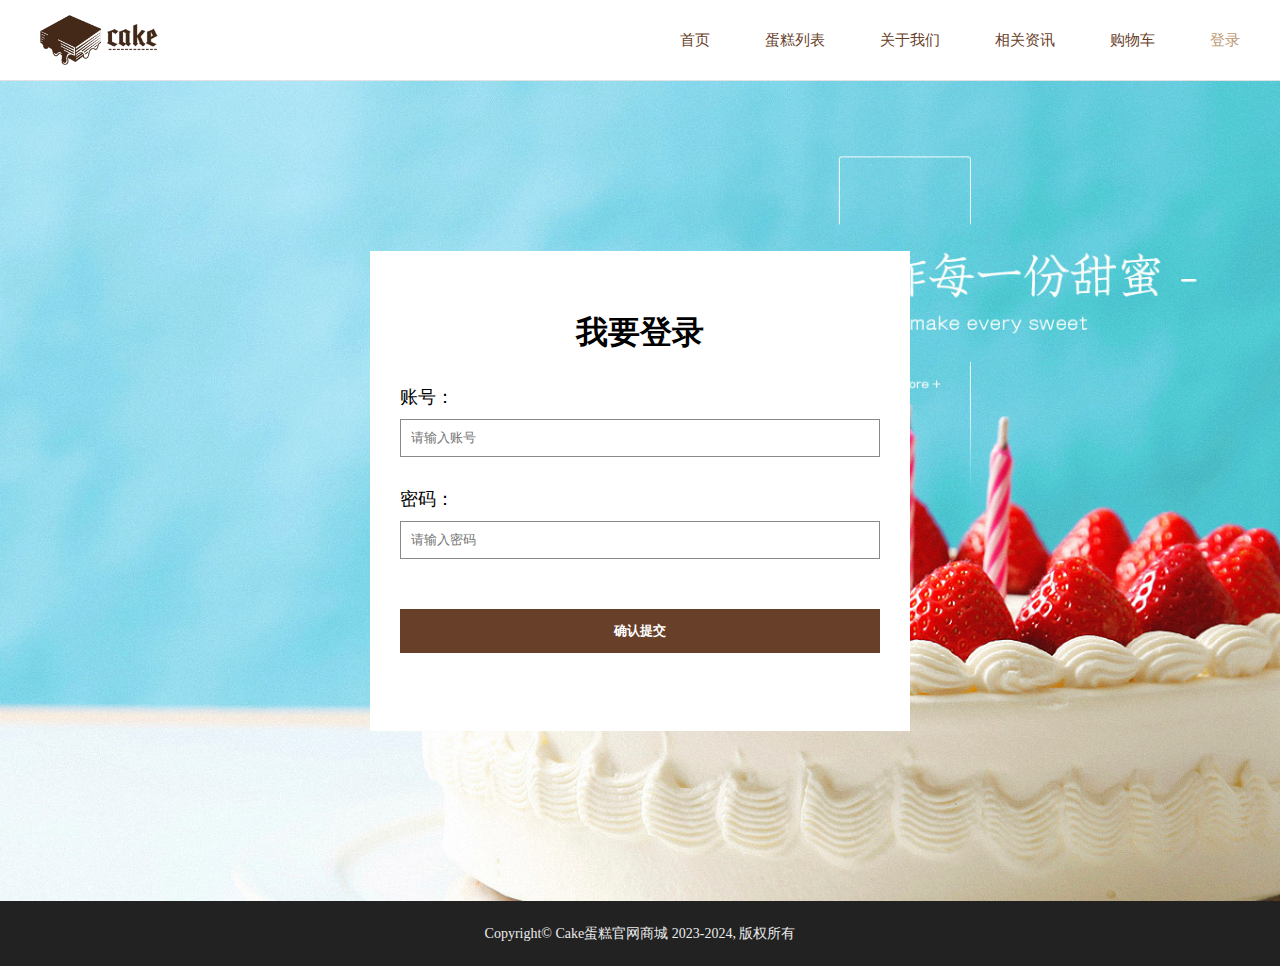
<file: 线上蛋糕店/login.html>
<!DOCTYPE html>
<html lang="zh">
<head>
	<meta charset="UTF-8">
	<meta name="viewport" content="width=device-width, initial-scale=1.0">
	<title></title>
	<link rel="stylesheet" href="./css/style.css">
</head>
<body>
	<div class="wrapper">
		<div class="header">
			<div class="w">
				<div class="logo">
					<a href="index.html">
						<img src="./images/logo.png" class="logo_img">
					</a>
				</div>
				<ul class="nav">
					<li><a href="index.html">首页</a></li>
					<li><a href="dangao_list.html">蛋糕列表</a></li>
					<li><a href="aboutus.html">关于我们</a></li>
					<li><a href="news.html">相关资讯</a></li>
					<li><a href="cart.html">购物车</a></li>
					<li class="active"><a href="login.html">登录</a></li>
				</ul>
			</div>
		</div>
		
		
		<div class="content login_content">
			<div class="w">
				<div class="form" >
					<div class="login_title">我要登录</div>
					<form action="">
						<div class="form_text">账号：</div>
						<div class="form_input">
							<input id="account" type="text" placeholder="请输入账号">
						</div>
						<div class="form_text">密码：</div>
						<div class="form_input">
							<input id="password" type="password" placeholder="请输入密码">
						</div>
						<div class="form_button">
							<button type="button" onclick="checkLogin()">确认提交</button>
						</div>
					</form>
				</div>
			</div>
		</div>
	</div>
	
	<div class="footer" style="margin-top: 0;">
		Copyright© Cake蛋糕官网商城 2023-2024, 版权所有
	</div>
		
	<script src="./js/login.js"></script>
</body>
</html>
</file>
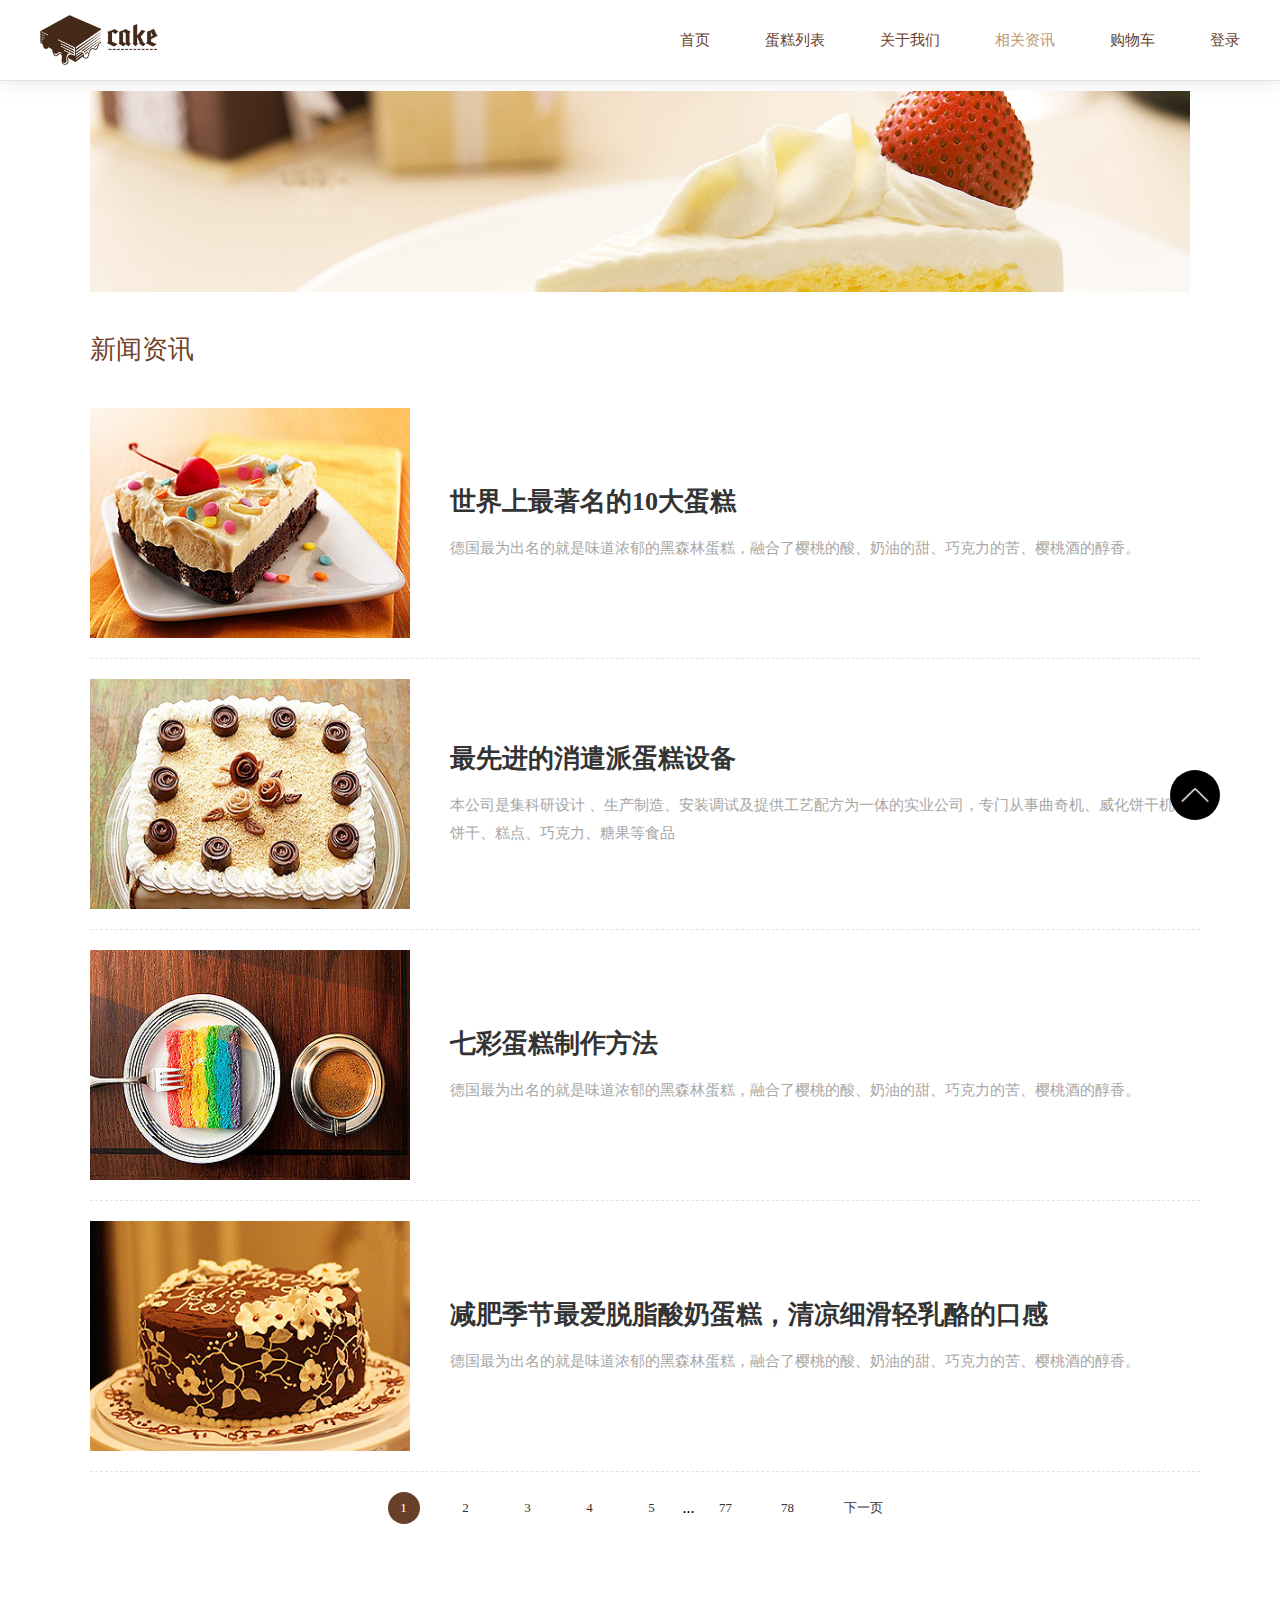
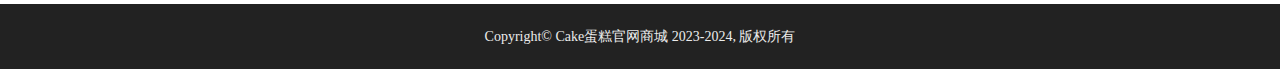
<file: 线上蛋糕店/news.html>
<!DOCTYPE html>
<html lang="zh">
<head>
	<meta charset="UTF-8">
	<meta name="viewport" content="width=device-width, initial-scale=1.0">
	<title></title>
	<link rel="stylesheet" href="./css/style.css">
</head>
<body>
	<div class="wrapper">
		<div class="header">
			<div class="w">
				<div class="logo">
					<a href="index.html">
						<img src="./images/logo.png" class="logo_img">
					</a>
				</div>
				<ul class="nav">
					<li><a href="index.html">首页</a></li>
					<li><a href="dangao_list.html">蛋糕列表</a></li>
					<li><a href="aboutus.html">关于我们</a></li>
					<li class="active"><a href="news.html">相关资讯</a></li>
					<li><a href="cart.html">购物车</a></li>
					<li><a href="login.html">登录</a></li>
				</ul>
			</div>
		</div>
		<div class="mbanner">
			<div class="ww">
				<img src="./images/mbanner.jpg">
			</div>
		</div>
		
		<div class="content">
			<div class="zixun_content ww">
				<div class="content_tit">新闻资讯</div>
				<a class="zixun_content_item" href="news_detail.html">
					<div class="zixun_content_img">
						<img src="./images/n1.jpg" alt="">
					</div>
					<div class="zixun_content_right">
						<div class="zixun_content_name">
							世界上最著名的10大蛋糕
						</div>
						<div class="zixun_content_desc">
							德国最为出名的就是味道浓郁的黑森林蛋糕，融合了樱桃的酸、奶油的甜、巧克力的苦、樱桃酒的醇香。
						</div>
					</div>
				</a>
				<a class="zixun_content_item" href="">
					<div class="zixun_content_img">
						<img src="./images/n2.jpg" alt="">
					</div>
					<div class="zixun_content_right">
						<div class="zixun_content_name">
							最先进的消遣派蛋糕设备
						</div>
						<div class="zixun_content_desc">
                               本公司是集科研设计 、生产制造、安装调试及提供工艺配方为一体的实业公司，专门从事曲奇机、威化饼干机、饼干、糕点、巧克力、糖果等食品
						</div>
					</div>
				<a>
				<a class="zixun_content_item" href="">
					<div class="zixun_content_img">
						<img src="./images/n3.jpg" alt="">
					</div>
					<div class="zixun_content_right">
						<div class="zixun_content_name">
							七彩蛋糕制作方法
						</div>
						<div class="zixun_content_desc">
                              德国最为出名的就是味道浓郁的黑森林蛋糕，融合了樱桃的酸、奶油的甜、巧克力的苦、樱桃酒的醇香。
						</div>
					</div>
				</a>
				<a class="zixun_content_item" href="">
					<div class="zixun_content_img">
						<img src="./images/n4.jpg" alt="">
					</div>
					<div class="zixun_content_right">
						<div class="zixun_content_name">
							减肥季节最爱脱脂酸奶蛋糕，清凉细滑轻乳酪的口感
						</div>
						<div class="zixun_content_desc">
                               德国最为出名的就是味道浓郁的黑森林蛋糕，融合了樱桃的酸、奶油的甜、巧克力的苦、樱桃酒的醇香。
						</div>
					</div>
				</a>
				
				
				
				<div class=" pages">
					<a href="" class="on">1</a>
					<a href="">2</a>
					<a href="">3</a>
					<a href="">4</a>
					<a href="">5</a>
					<span>...</span>
					<a href="">77</a>
					<a href="">78</a>
					<a href="" class="next">下一页</a>
				</div>
			</div>
		</div>
	</div>
	
	<div class="footer">
		Copyright© Cake蛋糕官网商城 2023-2024, 版权所有
	</div>
		
	<div class="fixed_up">
		<img src="./images/up.png" alt="">
	</div> 
	<script src="./js/top.js"></script>
		
</body>
</html>
</file>
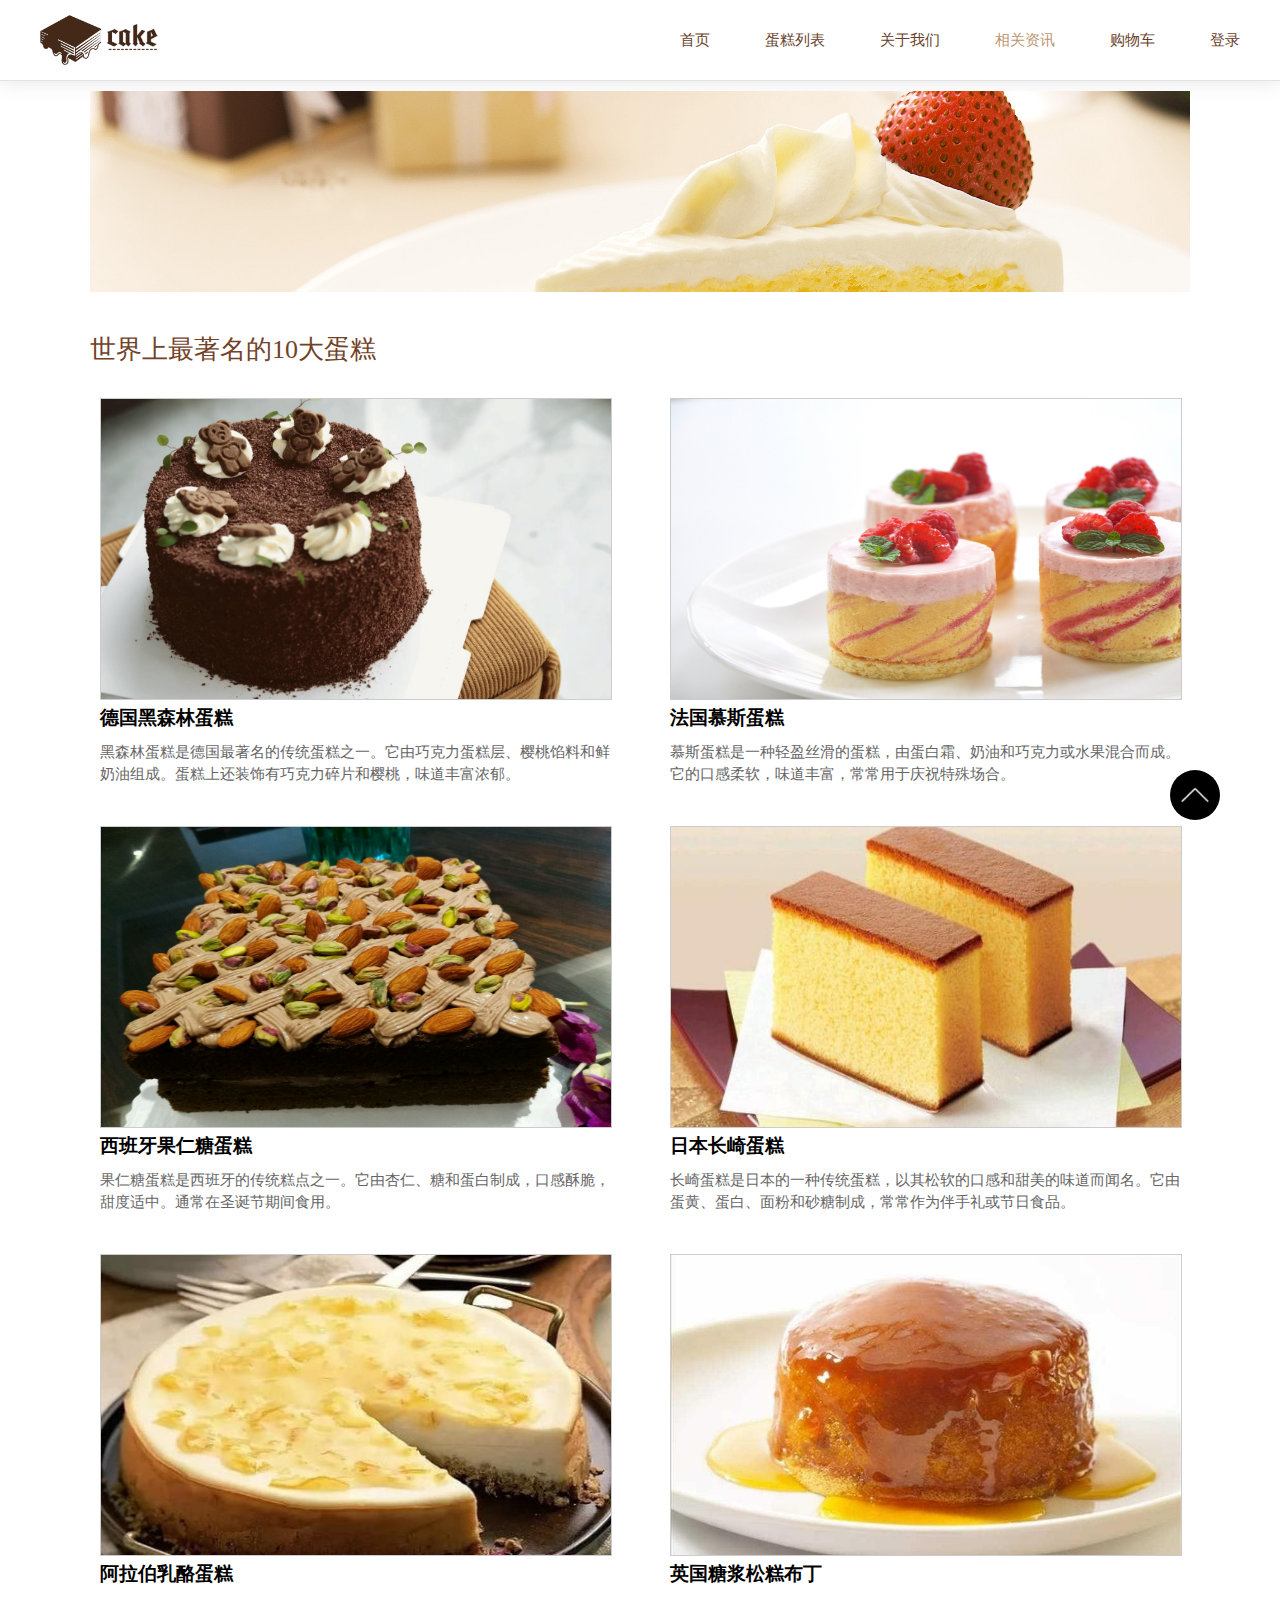
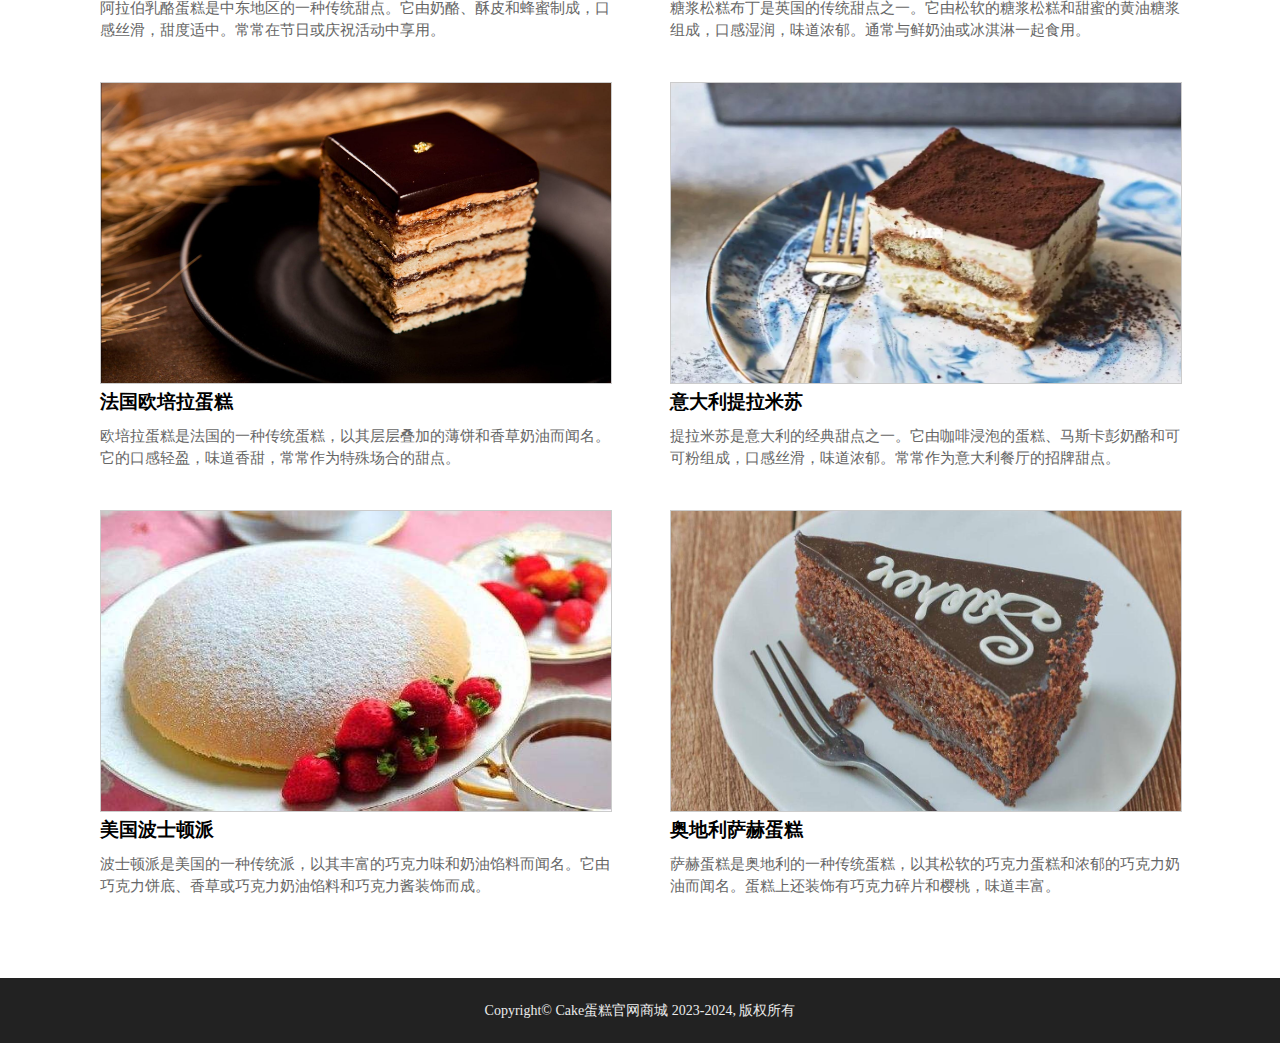
<file: 线上蛋糕店/news_detail.html>
<!DOCTYPE html>
<html lang="zh">
<head>
	<meta charset="UTF-8">
	<meta name="viewport" content="width=device-width, initial-scale=1.0">
	<title></title>
	<link rel="stylesheet" href="./css/style.css">
</head>
<body>
	<div class="wrapper">
		<div class="header">
			<div class="w">
				<div class="logo">
					<a href="index.html">
						<img src="./images/logo.png" class="logo_img">
					</a>
				</div>
				<ul class="nav">
					<li><a href="index.html">首页</a></li>
					<li><a href="dangao_list.html">蛋糕列表</a></li>
					<li><a href="aboutus.html">关于我们</a></li>
					<li class="active"><a href="news.html">相关资讯</a></li>
					<li><a href="cart.html">购物车</a></li>
					<li><a href="login.html">登录</a></li>
				</ul>
			</div>
		</div>
		<div class="mbanner">
			<div class="ww">
				<img src="./images/mbanner.jpg">
			</div>
		</div>
		
		<div class="content">
			<div class="zixun_content ww">
				<div class="content_tit">世界上最著名的10大蛋糕</div>
				
				<div class="zhuming_list">
					<div class="zhuming_item">
						<img src="./images/zhuming1.jpeg" alt="">
						<h3>德国黑森林蛋糕</h3>
						<p>
							黑森林蛋糕是德国最著名的传统蛋糕之一。它由巧克力蛋糕层、樱桃馅料和鲜奶油组成。蛋糕上还装饰有巧克力碎片和樱桃，味道丰富浓郁。
						</p>
					</div>
					<div class="zhuming_item">
						<img src="./images/zhuming2.jpeg" alt="">
						<h3>法国慕斯蛋糕</h3>
						<p>
							慕斯蛋糕是一种轻盈丝滑的蛋糕，由蛋白霜、奶油和巧克力或水果混合而成。它的口感柔软，味道丰富，常常用于庆祝特殊场合。
						</p>
					</div>
					<div class="zhuming_item">
						<img src="./images/zhuming3.jpeg" alt="">
						<h3>西班牙果仁糖蛋糕</h3>
						<p>
							果仁糖蛋糕是西班牙的传统糕点之一。它由杏仁、糖和蛋白制成，口感酥脆，甜度适中。通常在圣诞节期间食用。
						</p>
					</div>
					<div class="zhuming_item">
						<img src="./images/zhuming4.jpeg" alt="">
						<h3>日本长崎蛋糕</h3>
						<p>
							长崎蛋糕是日本的一种传统蛋糕，以其松软的口感和甜美的味道而闻名。它由蛋黄、蛋白、面粉和砂糖制成，常常作为伴手礼或节日食品。
						</p>
					</div>
					<div class="zhuming_item">
						<img src="./images/zhuming5.jpeg" alt="">
						<h3>阿拉伯乳酪蛋糕</h3>
						<p>
							阿拉伯乳酪蛋糕是中东地区的一种传统甜点。它由奶酪、酥皮和蜂蜜制成，口感丝滑，甜度适中。常常在节日或庆祝活动中享用。
						</p>
					</div>
					<div class="zhuming_item">
						<img src="./images/zhuming6.jpeg" alt="">
						<h3>英国糖浆松糕布丁</h3>
						<p>
							糖浆松糕布丁是英国的传统甜点之一。它由松软的糖浆松糕和甜蜜的黄油糖浆组成，口感湿润，味道浓郁。通常与鲜奶油或冰淇淋一起食用。
						</p>
					</div>
					<div class="zhuming_item">
						<img src="./images/zhuming7.jpg" alt="">
						<h3>法国欧培拉蛋糕</h3>
						<p>
							欧培拉蛋糕是法国的一种传统蛋糕，以其层层叠加的薄饼和香草奶油而闻名。它的口感轻盈，味道香甜，常常作为特殊场合的甜点。
						</p>
					</div>
					<div class="zhuming_item">
						<img src="./images/zhuming8.jpeg" alt="">
						<h3>意大利提拉米苏</h3>
						<p>
							提拉米苏是意大利的经典甜点之一。它由咖啡浸泡的蛋糕、马斯卡彭奶酪和可可粉组成，口感丝滑，味道浓郁。常常作为意大利餐厅的招牌甜点。
						</p>
					</div>
					<div class="zhuming_item">
						<img src="./images/zhuming9.jpeg" alt="">
						<h3>美国波士顿派</h3>
						<p>
							波士顿派是美国的一种传统派，以其丰富的巧克力味和奶油馅料而闻名。它由巧克力饼底、香草或巧克力奶油馅料和巧克力酱装饰而成。
						</p>
					</div>
					<div class="zhuming_item">
						<img src="./images/zhuming10.jpeg" alt="">
						<h3>奥地利萨赫蛋糕</h3>
						<p>
							萨赫蛋糕是奥地利的一种传统蛋糕，以其松软的巧克力蛋糕和浓郁的巧克力奶油而闻名。蛋糕上还装饰有巧克力碎片和樱桃，味道丰富。
						</p>
					</div>
				</div>
				
				
			</div>
		</div>
	</div>
	
	<div class="footer">
		Copyright© Cake蛋糕官网商城 2023-2024, 版权所有
	</div>
		
	<div class="fixed_up">
		<img src="./images/up.png" alt="">
	</div> 
	<script src="./js/top.js"></script>
		
</body>
</html>
</file>
<file: 线上蛋糕店/css/style.css>
* {
	padding: 0;
	margin: 0;
}

body {}

ul {
	list-style: none;
}

.w {
	width: 1200px;
	margin: 0 auto;
}

.ww {
	width: 1100px;
	margin: 0 auto;
}

img {
	vertical-align: top;
}

.wrapper {
	background-color: rgba(255, 255, 255, 0.6);
}

.header {
	background: #fff;
	border-bottom: 1px solid #e3e3e3;
	box-shadow: 0 0 20px 0px #e3e3e3;
	z-index: 9;
}

.header .w {
	display: flex;
	align-items: center;
	justify-content: space-between;
	padding: 5px 0;
}

.header .logo {
	padding: 10px 0;
}

.header .logo a {
	display: flex;
	align-items: center;
	text-decoration: none;
}

.header .logo .logo_img {
	height: 50px;
}

.header ul {
	display: flex;
	align-items: center;

}

.header ul li {
	margin-left: 30px;
}

.header ul li a {
	text-decoration: none;
	margin-left: 25px;
	font-size: 15px;
	color: #684029;
}

.header ul li.active a {
	color: #BB9772;
}

.header ul li a:hover {
	color: #BB9772;
}

.banner {
	position: relative;
	height: 700px;
}

.banner img {
	width: 100%;
	height: 100%;
	object-fit: cover;
	opacity: 0;
	transition: all 0.8s; 
	position: absolute;
	left: 0;
	top: 0;
}
.banner img.on {
	opacity: 1;
	transition: all 0.8s; 
}
.content_box {
	padding: 50px 0 10px;
}

.content_tit {
	font-size: 26px;
	color: #724228;
	line-height: 36px;
	width: 100%;
	margin: 0 auto 20px;
}

.content_img {
	text-align: center;
	width: 100%;
	height: 250px;
}

.content_img img {
	width: 100%;
	height: 100%;
	object-fit: cover;
}

.pro_list {
	padding-bottom: 20px;
	display: flex;
	align-items: center;
	flex-wrap: wrap;
	margin-top: 30px;
}

.pro_1 {
	display: inline-block;
	width: 252.5px;
	background-color: #fff;
	margin-right: 30px;
	text-decoration: none;
	margin-bottom: 10px;
	box-shadow: 0 0 10px 0 #ededed;
}

.pro_1:nth-of-type(4n) {
	margin-right: 0;
}

.pro_1 .pro_img {
	background-color: #fff;
}

.pro_1 img {
	width: 100%;
}

.pro_1 .pro_t {
	width: 100%;
	box-sizing: border-box;
	margin-top: 10px;
	color: #333;
	line-height: 34px;
	font-size: 15px;
	box-sizing: border-box;
	padding: 0 10px;
}

.pro_b {
	display: flex;
	align-items: center;
	justify-content: space-between;
	border-top: 1px dashed #D5BFA7;
	box-sizing: border-box;
	padding: 0 10px;
}

.pro_price small {
	font-size: 12px;
}

.pro_price {
	color: #BB9772;
	font-size: 15px;
	line-height: 30px;
}

.pro_b span {
	background-color: #BB9772;
	color: #fff;
	height: 20px;
	line-height: 20px;
	display: inline-block;
	text-align: center;
	border-radius: 20px;
	font-size: 12px;
	padding: 0 10px;
}

.pro_1:hover .pro_b span {
	text-decoration: underline;
}

.mx_list {
	display: flex;
	align-items: center;
	justify-content: space-between;
}

.mx_a {
	width: 540px;
	display: inline-block;
}

.mx_a img {
	width: 100%;
}

.footer {
	height: 65px;
	line-height: 65px;
	text-align: center;
	color: #ececec;
	background-color: #222;
	margin-top: 50px;
	font-size: 14px;
}


.mbanner {
	margin-top: 10px;
}

.mbanner img {
	width: 100%;
}


.cate_search .ww {
	background-color: #fff;
	border: 1px solid #e5e5e5;
	box-sizing: border-box;
	padding: 30px 15px 10px;
	margin-top: 30px;
}

.cate_search_item {
	display: flex;
	align-items: center;
	justify-content: flex-start;
	font-size: 12px;
	margin-bottom: 10px;
}

.cate_search_item span {
	display: inline-block;
	width: 68px;
	margin-bottom: auto;
	color: #999;
	height: 24px;
	line-height: 24px;
}

.cate_search_item ul {
	width: 1130px;
	box-sizing: border-box;
	display: flex;
	align-items: center;
	flex-wrap: wrap;
}

.cate_search_item ul li {
	display: inline-block;
	width: 80px;
	height: 24px;
	margin-bottom: 10px;
	line-height: 24px;
	text-align: center;
	margin-right: 10px;
}

.cate_search_item ul a {
	font-size: 12px;
	color: #666;
	display: inline-block;
	height: 24px;
	text-decoration: none;
}

.cate_search_item ul li.on {
	background-color: #684029;
	border-radius: 12px;
}

.cate_search_item ul li.on a {
	color: #fff;
}

.cate_search_item ul li:hover {
	background-color: #684029;
	border-radius: 12px;
}

.cate_search_item ul li:hover a {
	color: #fff;
}

.dangao_pro_list a {
	margin-bottom: 30px;
}

.pages {
	display: flex;
	align-items: center;
	justify-content: center;
	margin-bottom: 30px;
	margin-top: 20px;
	width: 100%;
}

.pages a {
	display: inline-block;
	margin: 0 15px;
	font-size: 13px;
	color: #333;
	min-width: 32px;
	height: 32px;
	text-align: center;
	line-height: 32px;
	text-decoration: none;
}

.pages a.on {
	background-color: #684029;
	color: #fff;
	border-radius: 32px;
}

.pages a:hover {
	background-color: #684029;
	color: #fff;
	border-radius: 32px;
}

.pages a.next {
	padding: 0 10px;
}


.fl {
	float: left;
}
.fr {
	float: right;
}
.cl {
	clear: both;
}
.detail {
	padding: 40px 0 0;
	background-color: #fff;
}

.detail_img {
	width: 540px;
}

.detail_img img {
	width: 100%;
}

.detail_info {
	width: 580px;
	padding-top: 40px;
}

.detail_info h1 {
	margin-bottom: 8px;
}

.detail_info .desc {
	font-size: 16px;
	margin-top: 10px;
	color: #6c6c6c;
}

.detail_info .price {
	font-size: 48px;
	color: #BB9772;
	margin-top: 40px;
}

.detail_info .btns {
	margin-top: 50px;
}

.detail_info .btns a {
	width: 180px;
	height: 50px;
	line-height: 50px;
	background-color: #684029;
	border-radius: 50px;
	text-align: center;
	margin-right: 30px;
	color: #fff;
	border: none;
	cursor: pointer;
	text-decoration: none;
	display: inline-block;
}


.desc1 {
	margin-top: 50px;
	line-height: 26px;
	width: 550px;
	text-align: justify;
	color: #979797;
}

.detail_jj {
	margin-top: 40px;
	border-top: 1px solid #ededed;
	padding-top: 40px;
}


.cart_title {
	display: flex;
	align-items: center;
	justify-content: space-between;
	margin-top: 40px;
	box-sizing: border-box;
	padding: 0 30px;
}
.cart_title div {
	height: 50px;
	line-height: 50px;
	font-size: 14px;
	box-sizing: border-box;
}
.cart_title .cart_goods_name {
	padding-left: 50px;
}
.cart_goods_name {
	width: 440px;
	padding-left: 20px;
}
.cart_goods_price {
	width: 200px;
	text-align: center;
}
.cart_goods_num {
	width: 200px;
	text-align: center;
}
.cart_goods_xiaoji {
	width: 200px;
	text-align: center;
}
.cart_goods {
	border: 1px solid #eee;
	background-color: #fff;
	box-sizing: border-box;
	padding: 20px 30px;
}
.cart_goods_1 {
	display: flex;
	align-items: center;
	justify-content: space-between;
	padding: 10px 0;
}
.cart_goods_1 .cart_goods_name {
	display: flex;
	align-items: center;
	color: #666;
	font-size: 14px;
	box-sizing: border-box;
}
.cart_goods_1 .cart_goods_name img {
	width: 80px;
	margin-right: 10px;
}
.cart_goods_1 div {
	color: #666;
	font-size: 14px;
}
.cart_total {
	display: flex;
	align-items: center;
	justify-content: flex-end;
	padding: 20px 0;
}
.cart_total_text {
	margin-right: 20px;
}
.cart_total_text span {
	color: #402719;
	font-size: 14px;
}
.cart_total_text span.cart_total_val {
	font-size: 24px;
}
.cart_total button {
	border: 0;
	background: #402719;
	color: #fff;
	font-size: 15px;
	cursor: pointer;
	width: 160px;
	height: 50px;
	display: inline-block;
}



.guanyu  p {
	color: #333;
	line-height: 29px;
	font-size: 16px;
	margin-bottom: 16px;
	text-align: justify;
}
.guanyu img.guanyuimg {
	margin-top: 10px;
	float: right;
	margin-left: 30px;
	width: 450px;
	
}
.huanjing {
	display: flex;
	align-items: center;
	justify-content: space-between;
	flex-wrap: wrap;
}
.huanjing  img {
	width: 350px;
	height: 250px;
	object-fit: cover;
	margin-bottom: 25px;
}






.login_content {
	background: url(../images/banner_02.jpg) no-repeat left top;
	background-size: cover;
	margin-bottom: 0;
	padding: 60px 0;
	min-height: 700px;
	position: relative;
}
.login_content .login_title {
	font-weight: bold;
	font-size: 32px;
	padding: 20px 0 30px;
	color: #000;
	text-align: center;
}
.form {
	padding: 40px 30px;
	width: 480px;
	height: 400px;
	position: absolute;
	left: 0;
	right: 0;
	top: 0;
	bottom: 0;
	margin:  auto;
	background-color: #fff;
}
.form .main_title {
	padding: 10px 0;
} 
.form_text {
	font-size: 18px;
	margin-bottom: 10px;
}
.form_input input {
	width: 100%;
	height: 38px;
	line-height: 38px;
	border: 1px solid #898989;
	margin-bottom: 30px;
	padding-left: 10px;
	box-sizing: border-box;
}
.form_button button {
	width: 100%;
	height: 44px;
	line-height: 44px;
	background-color: #684029;
	border: none;
	color: #fff;
	font-weight: bold;
	cursor: pointer;
	margin-top: 20px;
}





.zixun_content {
	display: flex;
	align-items: center;
	justify-content: space-between;
	flex-wrap: wrap;
	margin-top: 40px;
	background: #fff;
	box-sizing: border-box;
}
.zixun_content_item {
	display: flex;
	align-items: center;
	padding-bottom: 20px;
	border-bottom: 1px dashed #e3e3e3;
	padding-top: 20px;
	cursor: pointer;
	text-decoration: none;
}
.zixun_content_item .zixun_content_name:hover{
	text-decoration: underline;
}
.zixun_content_img img {
	width: 320px;
	height: 230px;
}
.zixun_content_img video {
	width: 320px;
	height: 230px;
}
.zixun_content_right {
	width: 750px;
	padding-left: 40px;
}
.zixun_content_name {
	color: #333;
	font-size: 26px;
	font-weight: bold;
	margin-bottom: 15px;
	transition: all 0.5s;
}
.zixun_content_desc {
	font-size: 15px;
	color: #a7a7a7;
	line-height: 28px;
}






.zhuming_list {
	display: flex;
	justify-content: space-between;
	flex-wrap: wrap;
}
.zhuming_item {
	display: inline-block;
	width: 530px;
	box-sizing: border-box;
	background-color: #fff;
	padding: 10px;
	margin-bottom: 20px;
}
.zhuming_item img {
	vertical-align: top;
	width: 100%;
	margin-bottom: 5px;
	height: 300px;
	border: 1px solid #ccc;
}
.zhuming_item p {
	color: #666;
	font-size: 15px;
	line-height: 1.5;
	margin-top: 10px;
	text-align: justify;
}


.fixed_up {
	position: fixed;
	bottom: 80px;
	right: 60px;
	display: flex;
	justify-content: center;
	align-items: center;
	width: 50px;
	height: 50px;
	border-radius: 50px;
	padding: 10px;
	box-sizing: border-box;
	background-color: #000;
	cursor: pointer;
}
.fixed_up img {
	width: 100%;
}
</file>
